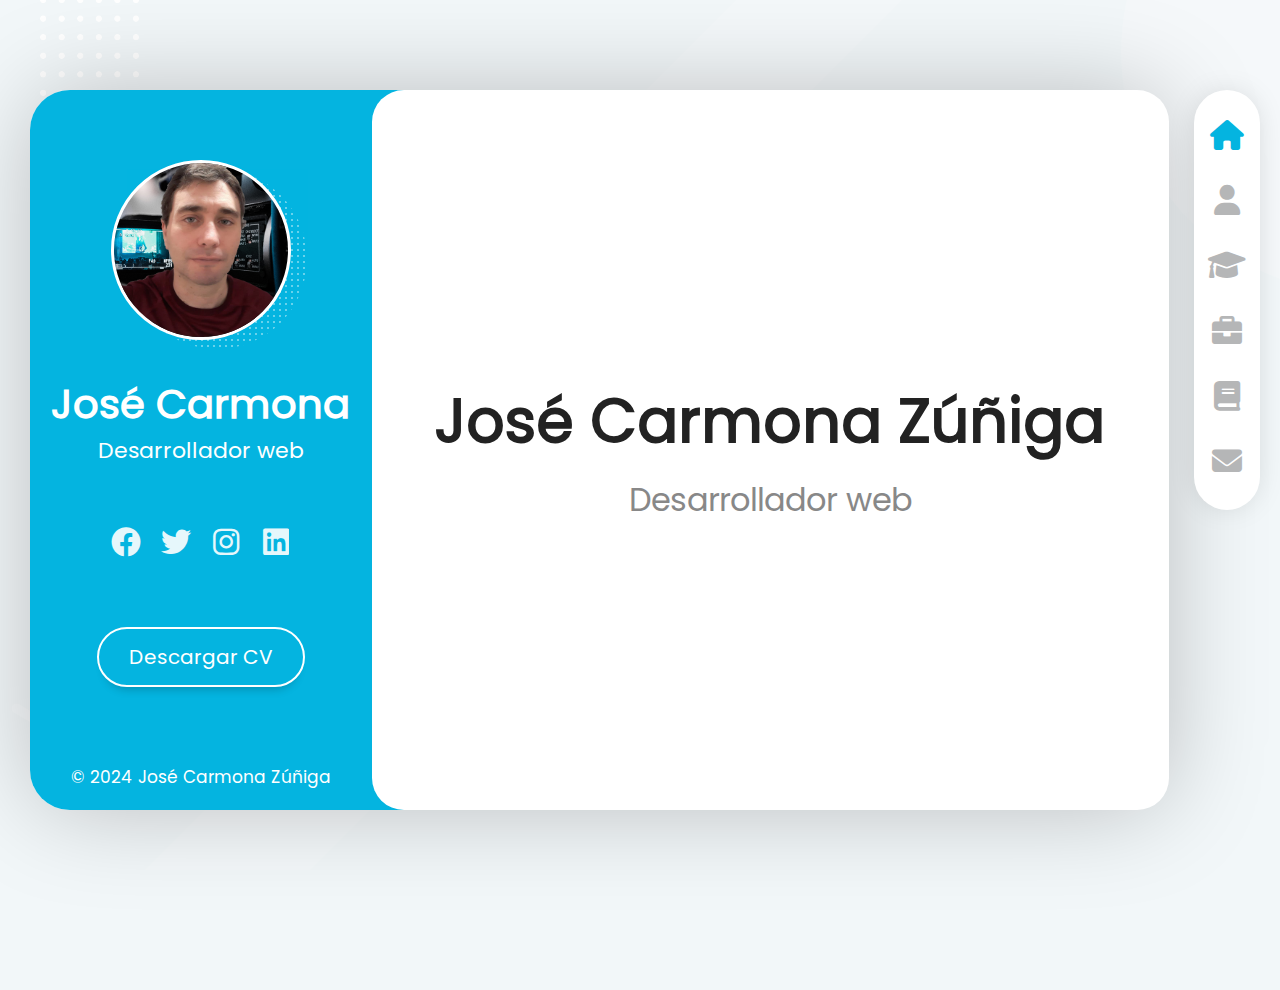
<file: index.html>
<!DOCTYPE html>
<html lang="es">
  <head>
    <meta charset="UTF-8" />
    <meta
      name="viewport"
      content="width=device-width, initial-scale=1, maximun-scale=1"
    />

    <!-- Estilos -->
    <link
      rel="stylesheet"
      href="./assets/fonts/fontawesome-free-6.1.2-web/css/all.min.css"
    />
    <link rel="stylesheet" href="./assets/fonts/poppins/poppins.css" />
    <link rel="stylesheet" href="./assets/css/reset.css" />
    <link rel="stylesheet" href="./assets/css/scroll.css" />
    <link rel="stylesheet" href="./assets/css/styles.css" />
    <link rel="stylesheet" href="./assets/css/responsive.css" />

    <title>Portafolio - Jose Carmona</title>
  </head>
  <body>
    <!-- layout principal -->
    <div class="layout">
      <!-- Barra lateral (info del usuario) -->
      <aside class="layout__aside">
        <section class="aside__user-info">
          <!-- Informacin general  -->
          <div class="user-info__general">
            <div class="user-info__container-image">
              <img
                src="assets/img/photo-perfil.png"
                alt="foto de perfil del usuario"
                class="user-info__image"
              />
            </div>

            <h2 class="user-info__name">José Carmona</h2>
            <h4 class="user-info__job">Desarrollador web</h4>
          </div>

          <!-- Menu de navegacion -->
          <nav class="layout__menu">
            <ul class="menu__list">
              <li class="menu__option">
                <a href="index.html" class="menu__link menu__link--active">
                  <i class="fa-solid fa-house menu__icon"></i>
                  <span class="menu__overlay">Home</span>
                </a>
              </li>

              <li class="menu__option">
                <a href="sobre-mi.html" class="menu__link">
                  <i class="fa-solid fa-user menu__icon"></i>
                  <span class="menu__overlay">Sobre mi</span>
                </a>
              </li>

              <li class="menu__option">
                <a href="estudios.html" class="menu__link">
                  <i class="fa-solid fa-graduation-cap menu__icon"></i>
                  <span class="menu__overlay">Curriculum</span>
                </a>
              </li>

              <li class="menu__option">
                <a href="portafolio.html" class="menu__link">
                  <i class="fa-solid fa-briefcase menu__icon"></i>
                  <span class="menu__overlay">Portafolio</span>
                </a>
              </li>

              <li class="menu__option">
                <a href="blog.html" class="menu__link">
                  <i class="fa-solid fa-book menu__icon"></i>
                  <span class="menu__overlay">Blog</span>
                </a>
              </li>

              <li class="menu__option">
                <a href="contacto.html" class="menu__link">
                  <i class="fa-solid fa-envelope menu__icon"></i>
                  <span class="menu__overlay">Contacto</span>
                </a>
              </li>
            </ul>
          </nav>

          <!-- Links a redes sociales -->
          <div class="user-info__links">
            <ul class="links__social">
              <li class="social__option">
                <a href="#" class="social_link">
                  <i class="social__icon fa-brands fa-facebook"></i>
                </a>
              </li>

              <li class="social__option">
                <a href="#" class="social_link">
                  <i class="social__icon fa-brands fa-twitter"></i>
                </a>
              </li>

              <li class="social__option">
                <a href="#" class="social_link">
                  <i class="social__icon fa-brands fa-instagram"></i>
                </a>
              </li>

              <li class="social__option">
                <a href="#" class="social_link">
                  <i class="social__icon fa-brands fa-linkedin"></i>
                </a>
              </li>
            </ul>
          </div>

          <!-- Boton del curriculum -->
          <div class="user-info__buttons">
            <a href="#" class="user-info__btn">Descargar CV</a>
          </div>

          <!-- Pie de pagina -->
          <footer class="user-info__footer">
            &copy; 2024 José Carmona Zúñiga
          </footer>
        </section>
      </aside>

      <!-- Menú responsive -->
      <div class="layout__menu-toggle">
        <i class="menu-toggle__icon fa-solid fa-bars"></i>
        <i class="menu-toggle__icon fa-solid fa-xmark"></i>
      </div>

      <!-- Contenido principal -->
      <main class="layout__content">
        <section class="content__page">
          <h1 class="page__name">José Carmona Zúñiga</h1>
          <h2 class="page__job">Desarrollador web</h2>
        </section>
      </main>
    </div>

    <!-- Script JS -->
    <script src="./assets/js/menu.js"></script>
  </body>
</html>
</file>
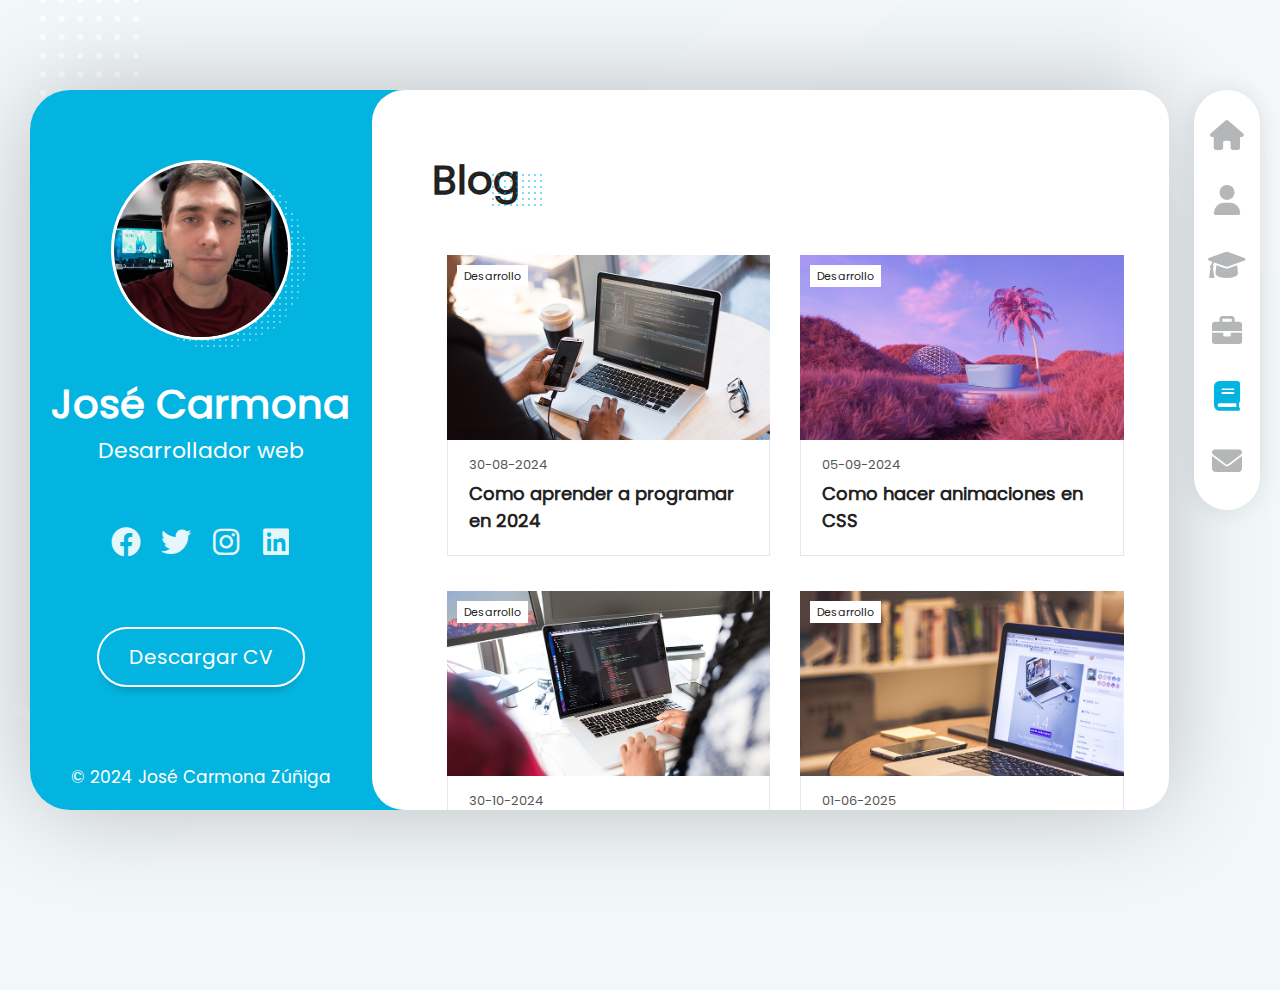
<file: blog.html>
<!DOCTYPE html>
<html lang="es">
<head>
    <meta charset="UTF-8">
    <meta name="viewport" content="width=device-width, initial-scale=1, maximun-scale=1" />

    <!-- Estilos -->
    <link rel="stylesheet" href="./assets/fonts/fontawesome-free-6.1.2-web/css/all.min.css" />
    <link rel="stylesheet" href="./assets/fonts/poppins/poppins.css" />
    <link rel="stylesheet" href="./assets/css/reset.css" />
    <link rel="stylesheet" href="./assets/css/scroll.css" />
    <link rel="stylesheet" href="./assets/css/styles.css" />
    <link rel="stylesheet" href="./assets/css/responsive.css" />

    <title>Portafolio - Jose Carmona</title>
</head>
<body>

    <!-- layout principal -->
    <div class="layout">

        <!-- Barra lateral (info del usuario) -->
        <aside class="layout__aside">

            <section class="aside__user-info">

                <!-- Informacin general  -->
                <div class="user-info__general">
                    <div class="user-info__container-image">
                        <img src="assets/img/photo-perfil.png" alt="foto de perfil del usuario" class="user-info__image"/>
                    </div>

                    <h2 class="user-info__name">José Carmona</h2>
                    <h4 class="user-info__job">Desarrollador web</h4>
                </div>

                <!-- Menu de navegacion -->
                <nav class="layout__menu">
                    <ul class="menu__list">

                        <li class="menu__option">
                            <a href="index.html" class="menu__link">
                                <i class="fa-solid fa-house menu__icon"></i>
                                <span class="menu__overlay">Home</span>
                            </a>
                        </li>

                        <li class="menu__option">
                            <a href="sobre-mi.html" class="menu__link">
                                <i class="fa-solid fa-user menu__icon"></i>
                                <span class="menu__overlay">Sobre mi</span>
                            </a>
                        </li>

                        <li class="menu__option">
                            <a href="estudios.html" class="menu__link ">
                                <i class="fa-solid fa-graduation-cap menu__icon"></i>
                                <span class="menu__overlay">Curriculum</span>
                            </a>
                        </li>

                        <li class="menu__option">
                            <a href="portafolio.html" class="menu__link">
                                <i class="fa-solid fa-briefcase menu__icon"></i>
                                <span class="menu__overlay">Portafolio</span>
                            </a>
                        </li>

                        <li class="menu__option">
                            <a href="blog.html" class="menu__link menu__link--active">
                                <i class="fa-solid fa-book menu__icon"></i>
                                <span class="menu__overlay">Blog</span>
                            </a>
                        </li>

                        <li class="menu__option">
                            <a href="contacto.html" class="menu__link">
                                <i class="fa-solid fa-envelope menu__icon"></i>
                                <span class="menu__overlay">Contacto</span>
                            </a>
                        </li>

                    </ul>
                </nav>

                <!-- Links a redes sociales -->
                <div class="user-info__links">

                    <ul class="links__social">

                        <li class="social__option">
                            <a href="#" class="social_link">
                                <i class="social__icon fa-brands fa-facebook"></i>
                            </a>
                        </li>

                        <li class="social__option">
                            <a href="#" class="social_link">
                                <i class="social__icon fa-brands fa-twitter"></i>
                            </a>
                        </li>

                        <li class="social__option">
                            <a href="#" class="social_link">
                                <i class="social__icon fa-brands fa-instagram"></i>
                            </a>
                        </li>

                        <li class="social__option">
                            <a href="#" class="social_link">
                                <i class="social__icon fa-brands fa-linkedin"></i>
                            </a>
                        </li>

                    </ul>

                </div>

                <!-- Boton del curriculum -->
                <div class="user-info__buttons">
                    <a href="#" class="user-info__btn">Descargar CV</a>
                </div>

                <!-- Pie de pagina -->
                <footer class="user-info__footer">
                    &copy; 2024 José Carmona Zúñiga
                </footer>

            </section>

        </aside>

        <!-- Menú responsive -->
      <div class="layout__menu-toggle">
        <i class=" menu-toggle__icon fa-solid fa-bars"></i>
        <i class=" menu-toggle__icon fa-solid fa-xmark"></i>
      </div>

         <!-- Contenido principal -->
        <main class="layout__content">

            <section class="content__page content__blog">
                 <!-- ESTE CONTENIDO CAMBIA EN CADA PAGINA DEL SITIO WEB -->
            
                <header class="blog__header">
                    <h1 class="blog__title">Blog</h1>
                </header>
                
                <section class="blog__articles">

                    <article class="articles__article">

                        <div class="article__top">

                            <div class="article__category">Desarrollo</div>
                            <a href="#" class="article__image-link">
                                <div class="article__mask">
                                    <img src="./assets/img/articulo-1.jpg" alt="articolo 1" class="article__image"/>
                                </div>
                                <div class="article__logo">
                                    <i class="article__icon fa-solid fa-book"></i>
                                </div>
                            </a>

                        </div>

                        <div class="article__bottom">

                            <time class="article__date" datetime='2024-08-30'>30-08-2024</time>
                            <a href="#" class="article__link">
                                <h2 class="article__tittle">Como aprender a programar en 2024</h2>
                            </a>

                        </div>

                    </article>

                    <article class="articles__article">

                        <div class="article__top">

                            <div class="article__category">Desarrollo</div>
                            <a href="#" class="article__image-link">
                                <div class="article__mask">
                                    <img src="./assets/img/articulo-2.jpg" alt="articolo 2" class="article__image"/>
                                </div>
                                <div class="article__logo">
                                    <i class="article__icon fa-solid fa-book"></i>
                                </div>
                            </a>

                        </div>

                        <div class="article__bottom">

                            <time class="article__date" datetime='2024-09-05'>05-09-2024</time>
                            <a href="#" class="article__link">
                                <h2 class="article__tittle">Como hacer animaciones en CSS</h2>
                            </a>

                        </div>

                    </article>

                    <article class="articles__article">

                        <div class="article__top">

                            <div class="article__category">Desarrollo</div>
                            <a href="#" class="article__image-link">
                                <div class="article__mask">
                                    <img src="./assets/img/articulo-3.jpg" alt="articolo 3" class="article__image"/>
                                </div>
                                <div class="article__logo">
                                    <i class="article__icon fa-solid fa-book"></i>
                                </div>
                            </a>

                        </div>

                        <div class="article__bottom">

                            <time class="article__date" datetime='2024-10-30'>30-10-2024</time>
                            <a href="#" class="article__link">
                                <h2 class="article__tittle">Como usar el Local Storage en JS</h2>
                            </a>

                        </div>

                    </article>

                    <article class="articles__article">

                        <div class="article__top">

                            <div class="article__category">Desarrollo</div>
                            <a href="#" class="article__image-link">
                                <div class="article__mask">
                                    <img src="./assets/img/articulo-4.jpg" alt="articolo 4" class="article__image"/>
                                </div>
                                <div class="article__logo">
                                    <i class="article__icon fa-solid fa-book"></i>
                                </div>
                            </a>

                        </div>

                        <div class="article__bottom">

                            <time class="article__date" datetime='2024-08-30'>01-06-2025</time>
                            <a href="#" class="article__link">
                                <h2 class="article__tittle">Como maquetar una web</h2>
                            </a>

                        </div>

                    </article>


                </section>
                
    
            
            </section>
        </main>
    </div>
     <!-- Script JS -->
     <script src="./assets/js/menu.js"></script>
</body>
</html>
</file>
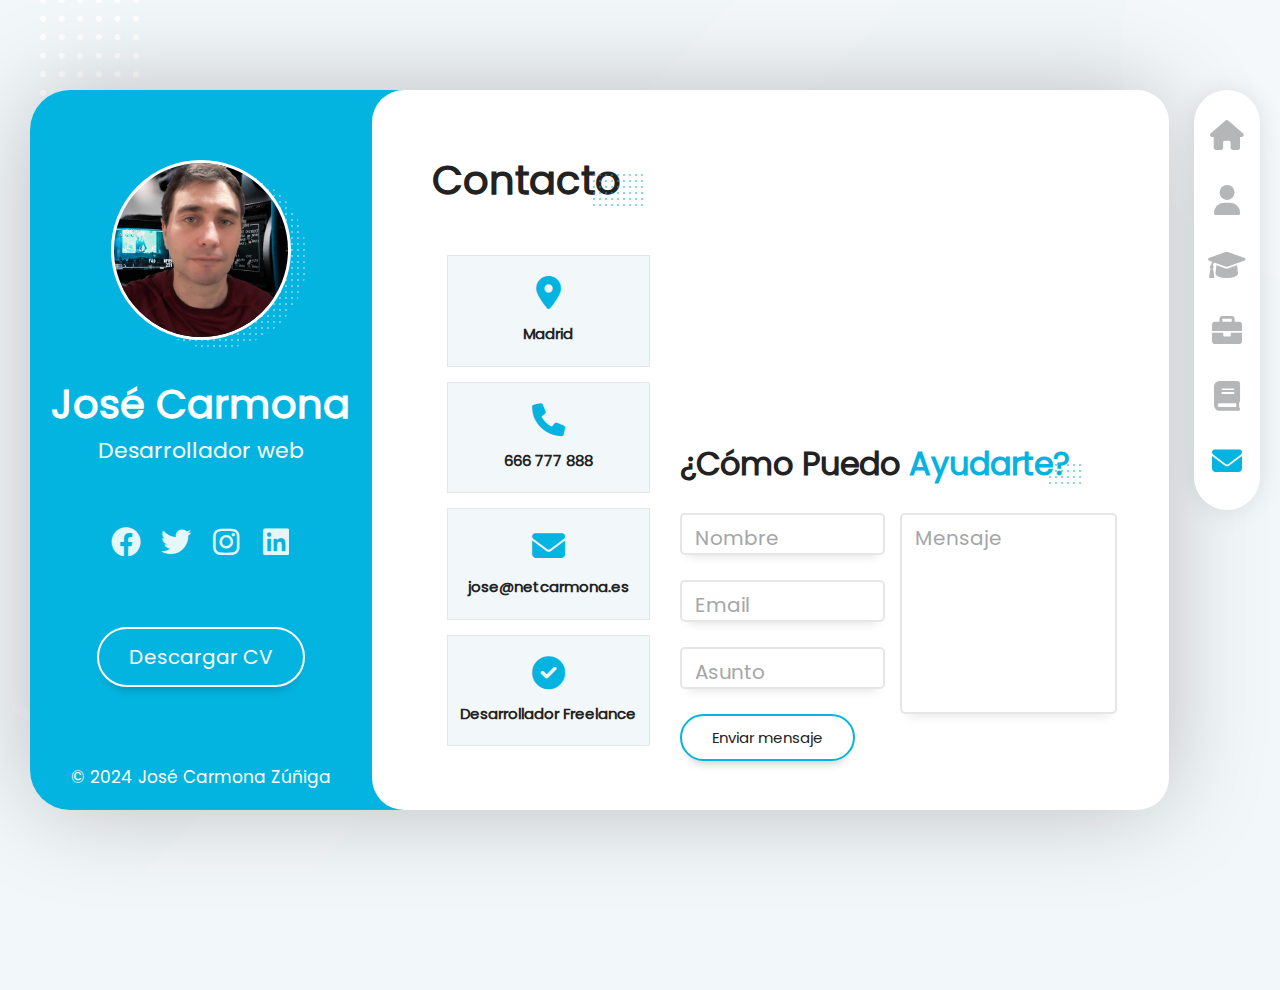
<file: contacto.html>
<!DOCTYPE html>
<html lang="es">
<head>
    <meta charset="UTF-8">
    <meta name="viewport" content="width=device-width, initial-scale=1, maximun-scale=1" />

    <!-- Estilos -->
    <link rel="stylesheet" href="./assets/fonts/fontawesome-free-6.1.2-web/css/all.min.css" />
    <link rel="stylesheet" href="./assets/fonts/poppins/poppins.css" />
    <link rel="stylesheet" href="./assets/css/reset.css" />
    <link rel="stylesheet" href="./assets/css/scroll.css" />
    <link rel="stylesheet" href="./assets/css/styles.css" />
    <link rel="stylesheet" href="./assets/css/loader.css" />
    <link rel="stylesheet" href="./assets/css/responsive.css" />


    <title>Portafolio - Jose Carmona</title>
</head>
<body>

    <!-- layout principal -->
    <div class="layout">

        <!-- Barra lateral (info del usuario) -->
        <aside class="layout__aside">

            <section class="aside__user-info">

                <!-- Informacin general  -->
                <div class="user-info__general">
                    <div class="user-info__container-image">
                        <img src="assets/img/photo-perfil.png" alt="foto de perfil del usuario" class="user-info__image"/>
                    </div>

                    <h2 class="user-info__name">José Carmona</h2>
                    <h4 class="user-info__job">Desarrollador web</h4>
                </div>

                <!-- Menu de navegacion -->
                <nav class="layout__menu">
                    <ul class="menu__list">

                        <li class="menu__option">
                            <a href="index.html" class="menu__link">
                                <i class="fa-solid fa-house menu__icon"></i>
                                <span class="menu__overlay">Home</span>
                            </a>
                        </li>

                        <li class="menu__option">
                            <a href="sobre-mi.html" class="menu__link">
                                <i class="fa-solid fa-user menu__icon"></i>
                                <span class="menu__overlay">Sobre mi</span>
                            </a>
                        </li>

                        <li class="menu__option">
                            <a href="estudios.html" class="menu__link ">
                                <i class="fa-solid fa-graduation-cap menu__icon"></i>
                                <span class="menu__overlay">Curriculum</span>
                            </a>
                        </li>

                        <li class="menu__option">
                            <a href="portafolio.html" class="menu__link">
                                <i class="fa-solid fa-briefcase menu__icon"></i>
                                <span class="menu__overlay">Portafolio</span>
                            </a>
                        </li>

                        <li class="menu__option">
                            <a href="blog.html" class="menu__link">
                                <i class="fa-solid fa-book menu__icon"></i>
                                <span class="menu__overlay">Blog</span>
                            </a>
                        </li>

                        <li class="menu__option">
                            <a href="contacto.html" class="menu__link menu__link--active">
                                <i class="fa-solid fa-envelope menu__icon"></i>
                                <span class="menu__overlay">Contacto</span>
                            </a>
                        </li>

                    </ul>
                </nav>

                <!-- Links a redes sociales -->
                <div class="user-info__links">

                    <ul class="links__social">

                        <li class="social__option">
                            <a href="#" class="social_link">
                                <i class="social__icon fa-brands fa-facebook"></i>
                            </a>
                        </li>

                        <li class="social__option">
                            <a href="#" class="social_link">
                                <i class="social__icon fa-brands fa-twitter"></i>
                            </a>
                        </li>

                        <li class="social__option">
                            <a href="#" class="social_link">
                                <i class="social__icon fa-brands fa-instagram"></i>
                            </a>
                        </li>

                        <li class="social__option">
                            <a href="#" class="social_link">
                                <i class="social__icon fa-brands fa-linkedin"></i>
                            </a>
                        </li>

                    </ul>

                </div>

                <!-- Boton del curriculum -->
                <div class="user-info__buttons">
                    <a href="#" class="user-info__btn">Descargar CV</a>
                </div>

                <!-- Pie de pagina -->
                <footer class="user-info__footer">
                    &copy; 2024 José Carmona Zúñiga
                </footer>

            </section>

        </aside>

        <!-- Menú responsive -->
      <div class="layout__menu-toggle">
        <i class=" menu-toggle__icon fa-solid fa-bars"></i>
        <i class=" menu-toggle__icon fa-solid fa-xmark"></i>
      </div>

         <!-- Contenido principal -->
        <main class="layout__content">

            <section class="content__page content__contact">
                 <!-- ESTE CONTENIDO CAMBIA EN CADA PAGINA DEL SITIO WEB -->
            
                <header class="contact__header">
                    <h1 class="contact__title">Contacto</h1>
                </header>
                
                <div class="contact__container">

                    <section class="contact__info">

                        <div class="contact__data">
                            <i class="contact__icon fa-solid fa-location-dot"></i>
                            <h2 class="contact__subtitle">Madrid</h2>
                        </div>

                        <div class="contact__data">
                            <i class="contact__icon fa-solid fa-phone"></i>
                            <h2 class="contact__subtitle">666 777 888</h2>
                        </div>

                        <div class="contact__data">
                            <i class="contact__icon fa-solid fa-envelope"></i>
                            <h2 class="contact__subtitle">jose@netcarmona.es</h2>
                        </div>

                        <div class="contact__data">
                            <i class="contact__icon fa-solid fa-circle-check"></i>
                            <h2 class="contact__subtitle">Desarrollador Freelance</h2>
                        </div>

                    </section>

                    <section class="contact__form-box">
                        
                        <div class="contact__map" id="load-iframe-map">
                            <span class="loader"></span>
                        </div>

                        <header class="contact__form-header">
                            <h3 class="form-header__subtitle">¿Cómo Puedo <span class="subtitle__color">Ayudarte?</span></h3>
                        </header>

                        <form action="" class="contact__form">
                            <div class="form__container">

                                <section class="form__left">

                                    <div class="form__group">
                                        <input type="text" class="form__input" name="name" required placeholder="Nombre"/>
                                        <label for="name" class="form__label">Nombre</label>
                                    </div>

                                    <div class="form__group">
                                        <input type="email" class="form__input" name="email" required placeholder="Email"/>
                                        <label for="email" class="form__label">Email</label>
                                    </div>

                                    <div class="form__group">
                                        <input type="text" class="form__input" name="subject" required placeholder="Asunto"/>
                                        <label for="subject" class="form__label">Asunto</label>
                                    </div>

                                </section>

                                <section class="form__right">

                                    <div class="form__group form__group--textarea">
                                        <textarea class="form__input form__input--textarea" name="message" required placeholder="Mensaje"></textarea>
                                        <label for="message" class="form__label">Mensaje</label>
                                    </div>

                                </section>

                                
                            </div>
                            <button class="form__button">Enviar mensaje</button>
                        </form>


                    </section>

                </div>

            </section>
        </main>
    </div>
    <!-- Script JS -->
    <script src="./assets/js/map.js"></script>
    <script src="./assets/js/menu.js"></script>
</body>
</html>
</file>
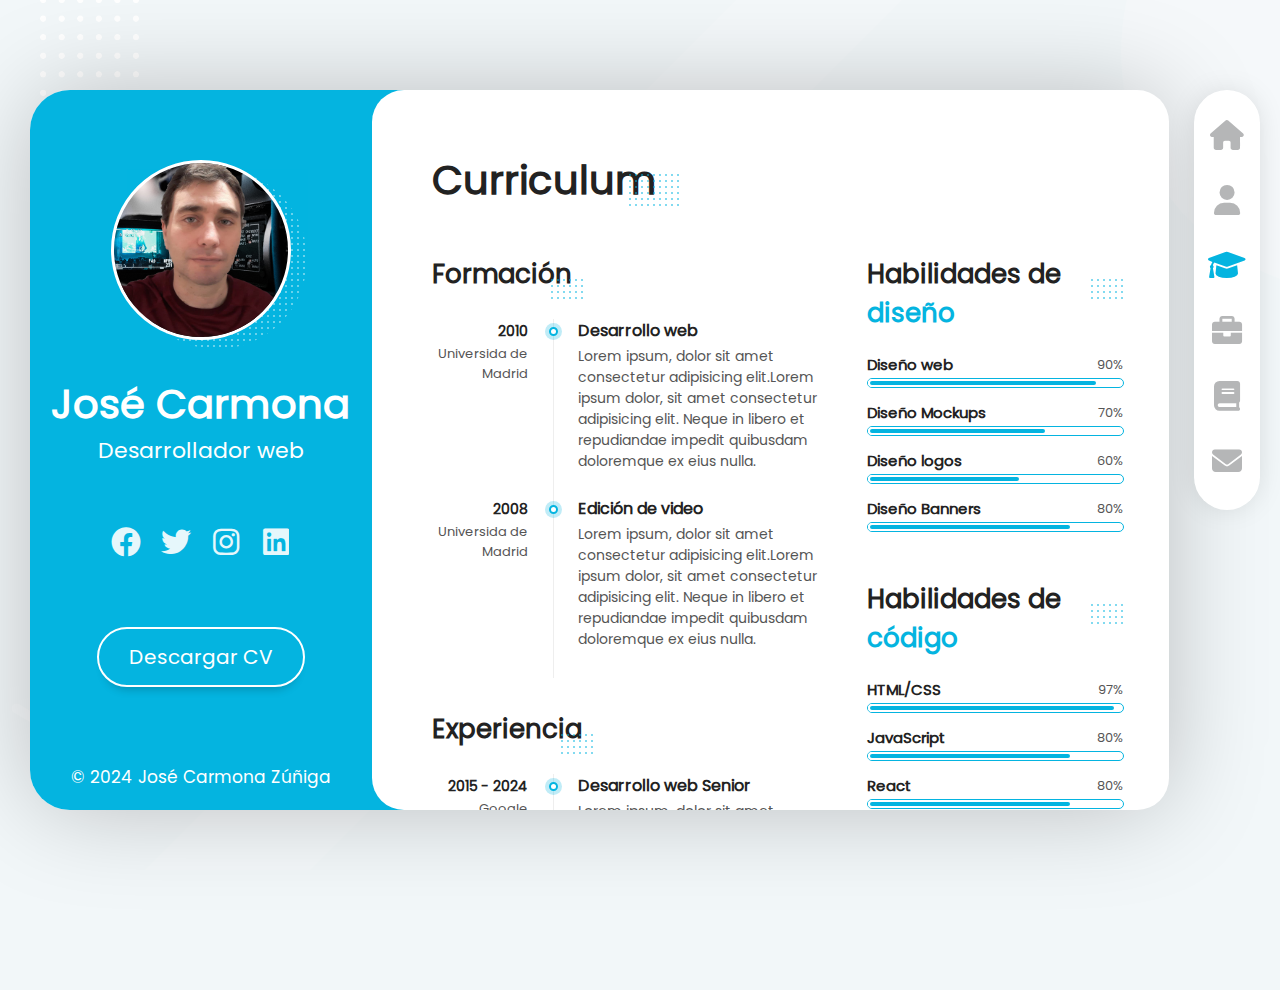
<file: estudios.html>
<!DOCTYPE html>
<html lang="es">
<head>
    <meta charset="UTF-8">
    <meta name="viewport" content="width=device-width, initial-scale=1, maximun-scale=1" />

    <!-- Estilos -->
    <link rel="stylesheet" href="./assets/fonts/fontawesome-free-6.1.2-web/css/all.min.css" />
    <link rel="stylesheet" href="./assets/fonts/poppins/poppins.css" />
    <link rel="stylesheet" href="./assets/css/reset.css" />
    <link rel="stylesheet" href="./assets/css/scroll.css" />
    <link rel="stylesheet" href="./assets/css/styles.css" />
    <link rel="stylesheet" href="./assets/css/responsive.css" />

    <title>Portafolio - Jose Carmona</title>
</head>
<body>

    <!-- layout principal -->
    <div class="layout">

        <!-- Barra lateral (info del usuario) -->
        <aside class="layout__aside">

            <section class="aside__user-info">

                <!-- Informacin general  -->
                <div class="user-info__general">
                    <div class="user-info__container-image">
                        <img src="assets/img/photo-perfil.png" alt="foto de perfil del usuario" class="user-info__image"/>
                    </div>

                    <h2 class="user-info__name">José Carmona</h2>
                    <h4 class="user-info__job">Desarrollador web</h4>
                </div>

                <!-- Menu de navegacion -->
                <nav class="layout__menu">
                    <ul class="menu__list">

                        <li class="menu__option">
                            <a href="index.html" class="menu__link">
                                <i class="fa-solid fa-house menu__icon"></i>
                                <span class="menu__overlay">Home</span>
                            </a>
                        </li>

                        <li class="menu__option">
                            <a href="sobre-mi.html" class="menu__link">
                                <i class="fa-solid fa-user menu__icon"></i>
                                <span class="menu__overlay">Sobre mi</span>
                            </a>
                        </li>

                        <li class="menu__option">
                            <a href="estudios.html" class="menu__link menu__link--active">
                                <i class="fa-solid fa-graduation-cap menu__icon"></i>
                                <span class="menu__overlay">Curriculum</span>
                            </a>
                        </li>

                        <li class="menu__option">
                            <a href="portafolio.html" class="menu__link">
                                <i class="fa-solid fa-briefcase menu__icon"></i>
                                <span class="menu__overlay">Portafolio</span>
                            </a>
                        </li>

                        <li class="menu__option">
                            <a href="blog.html" class="menu__link">
                                <i class="fa-solid fa-book menu__icon"></i>
                                <span class="menu__overlay">Blog</span>
                            </a>
                        </li>

                        <li class="menu__option">
                            <a href="contacto.html" class="menu__link">
                                <i class="fa-solid fa-envelope menu__icon"></i>
                                <span class="menu__overlay">Contacto</span>
                            </a>
                        </li>

                    </ul>
                </nav>

                <!-- Links a redes sociales -->
                <div class="user-info__links">

                    <ul class="links__social">

                        <li class="social__option">
                            <a href="#" class="social_link">
                                <i class="social__icon fa-brands fa-facebook"></i>
                            </a>
                        </li>

                        <li class="social__option">
                            <a href="#" class="social_link">
                                <i class="social__icon fa-brands fa-twitter"></i>
                            </a>
                        </li>

                        <li class="social__option">
                            <a href="#" class="social_link">
                                <i class="social__icon fa-brands fa-instagram"></i>
                            </a>
                        </li>

                        <li class="social__option">
                            <a href="#" class="social_link">
                                <i class="social__icon fa-brands fa-linkedin"></i>
                            </a>
                        </li>

                    </ul>

                </div>

                <!-- Boton del curriculum -->
                <div class="user-info__buttons">
                    <a href="#" class="user-info__btn">Descargar CV</a>
                </div>

                <!-- Pie de pagina -->
                <footer class="user-info__footer">
                    &copy; 2024 José Carmona Zúñiga
                </footer>

            </section>

        </aside>

        <!-- Menú responsive -->
      <div class="layout__menu-toggle">
        <i class=" menu-toggle__icon fa-solid fa-bars"></i>
        <i class=" menu-toggle__icon fa-solid fa-xmark"></i>
      </div>

         <!-- Contenido principal -->
        <main class="layout__content">

            <section class="content__page content__resume">
                 <!-- ESTE CONTENIDO CAMBIA EN CADA PAGINA DEL SITIO WEB -->
            
                <header class="resume__header">
                    <h1 class="resume__title">Curriculum</h1>
                </header>
            
                <div class="resume__container">
            
                    <section class="resume__left">
            
                        <header class="resume__subheader">
                            <h2 class="resume__subtitle">Formación</h2>
                        </header>
            
                        <div class="resume__timelines">
            
                            <article class="timelines__timeline">
                                <header class="timeline__header">
                                    <h4 class="timeline__year">2010</h4>
                                    <span class="timeline__company">Universida de Madrid</span>
                                </header>
            
                                <div class="timenline__divider"></div>
            
                                <div class="timeline__description">
                                    <h3 class="timeline__title">Desarrollo web</h3>
                                    <p class="timeline__text">
                                        Lorem ipsum, dolor sit amet consectetur adipisicing elit.Lorem ipsum dolor, sit amet consectetur adipisicing elit. Neque in libero et repudiandae impedit quibusdam doloremque ex eius nulla.
                                    </p>
                                </div>
                            </article>
            
                            <article class="timelines__timeline">
                                <header class="timeline__header">
                                    <h4 class="timeline__year">2008</h4>
                                    <span class="timeline__company">Universida de Madrid</span>
                                </header>
            
                                <div class="timenline__divider"></div>
            
                                <div class="timeline__description">
                                    <h3 class="timeline__title">Edición de video</h3>
                                    <p class="timeline__text">
                                        Lorem ipsum, dolor sit amet consectetur adipisicing elit.Lorem ipsum dolor, sit amet consectetur adipisicing elit. Neque in libero et repudiandae impedit quibusdam doloremque ex eius nulla.
                                    </p>
                                </div>
                            </article>
            
                        </div>
            
                        <header class="resume__subheader">
                            <h2 class="resume__subtitle">Experiencia</h2>
                        </header>
            
                        <div class="resume__timelines">
            
                            <article class="timelines__timeline">
                                <header class="timeline__header">
                                    <h4 class="timeline__year">2015 - 2024</h4>
                                    <span class="timeline__company">Google</span>
                                </header>
            
                                <div class="timenline__divider"></div>
            
                                <div class="timeline__description">
                                    <h3 class="timeline__title">Desarrollo web Senior</h3>
                                    <p class="timeline__text">
                                        Lorem ipsum, dolor sit amet consectetur adipisicing elit.Lorem ipsum dolor, sit amet consectetur adipisicing elit. Neque in libero et repudiandae impedit quibusdam doloremque ex eius nulla.
                                    </p>
                                </div>
                            </article>
            
                            <article class="timelines__timeline">
                                <header class="timeline__header">
                                    <h4 class="timeline__year">2016 - 2022</h4>
                                    <span class="timeline__company">Youtube</span>
                                </header>
            
                                <div class="timenline__divider"></div>
            
                                <div class="timeline__description">
                                    <h3 class="timeline__title">Edición de video</h3>
                                    <p class="timeline__text">
                                        Lorem ipsum, dolor sit amet consectetur adipisicing elit. Lorem ipsum dolor, sit amet consectetur adipisicing elit. Neque in libero et repudiandae impedit quibusdam doloremque ex eius nulla. 
                                    </p>
                                </div>
                            </article>
            
                            <article class="timelines__timeline">
                                <header class="timeline__header">
                                    <h4 class="timeline__year">2013 - 2015</h4>
                                    <span class="timeline__company">Google</span>
                                </header>
            
                                <div class="timenline__divider"></div>
            
                                <div class="timeline__description">
                                    <h3 class="timeline__title">Desarrolador PHP</h3>
                                    <p class="timeline__text">
                                        Lorem ipsum, dolor sit amet consectetur adipisicing elit. Lorem ipsum dolor, sit amet consectetur adipisicing elit. Neque in libero et repudiandae impedit quibusdam doloremque ex eius nulla.
                                    </p>
                                </div>
                            </article>
            
                        </div>
            
                    </section>
            
                    <section class="resume__right">
            
                        <header class="resume__subheader">
                            <h2 class="resume__subtitle">Habilidades de <span class="subtitle__color">diseño</span></h2>
                        </header>

                        <div class="resume__skills">

                            <article class="skills__title">
                                <h4 class="skills__text">Diseño web</h4>
                                <span class="skills__number">90%</span>
                            </article>

                            <div class="skills__progressbar">
                                <div class="skills__percentage skills__percentage--p1"></div>
                            </div>

                            <article class="skills__title">
                                <h4 class="skills__text">Diseño Mockups</h4>
                                <span class="skills__number">70%</span>
                            </article>

                            <div class="skills__progressbar">
                                <div class="skills__percentage skills__percentage--p2"></div>
                            </div>

                            <article class="skills__title">
                                <h4 class="skills__text">Diseño logos</h4>
                                <span class="skills__number">60%</span>
                            </article>

                            <div class="skills__progressbar">
                                <div class="skills__percentage skills__percentage--p3"></div>
                            </div>

                            <article class="skills__title">
                                <h4 class="skills__text">Diseño Banners</h4>
                                <span class="skills__number">80%</span>
                            </article>

                            <div class="skills__progressbar">
                                <div class="skills__percentage skills__percentage--p4"></div>
                            </div>

                        </div>
            
                        <header class="resume__subheader">
                            <h2 class="resume__subtitle">Habilidades de <span class="subtitle__color">código</span></h2>
                        </header>

                        <div class="resume__skills">

                            <article class="skills__title">
                                <h4 class="skills__text">HTML/CSS</h4>
                                <span class="skills__number">97%</span>
                            </article>

                            <div class="skills__progressbar">
                                <div class="skills__percentage skills__percentage--p5"></div>
                            </div>

                            <article class="skills__title">
                                <h4 class="skills__text">JavaScript</h4>
                                <span class="skills__number">80%</span>
                            </article>

                            <div class="skills__progressbar">
                                <div class="skills__percentage skills__percentage--p6"></div>
                            </div>

                            <article class="skills__title">
                                <h4 class="skills__text">React</h4>
                                <span class="skills__number">80%</span>
                            </article>

                            <div class="skills__progressbar">
                                <div class="skills__percentage skills__percentage--p7"></div>
                            </div>

                            <article class="skills__title">
                                <h4 class="skills__text">PHP</h4>
                                <span class="skills__number">92%</span>
                            </article>

                            <div class="skills__progressbar">
                                <div class="skills__percentage skills__percentage--p8"></div>
                            </div>

                            <article class="skills__title">
                                <h4 class="skills__text">Laravel</h4>
                                <span class="skills__number">81%</span>
                            </article>

                            <div class="skills__progressbar">
                                <div class="skills__percentage skills__percentage--p9"></div>
                            </div>

                        </div>

                        <header class="resume__subheader">
                            <h2 class="resume__subtitle">Áreas de conocimientos</h2>
                        </header>

                        <div class="resume__knowledges">
                            <ul class="knowledges__list">
                                <li class="knowledges__option">Programación</li>
                                <li class="knowledges__option">Desarrollo web</li>
                                <li class="knowledges__option">Diseño web</li>
                                <li class="knowledges__option">Redes sociales</li>
                                <li class="knowledges__option">Comunicación</li>
                                <li class="knowledges__option">Edición de videos</li>
                                <li class="knowledges__option">Formación</li>
                            </ul>
                        </div>
                    </section>
            
                </div>

                <div class="resume__certificates">
                    <header class="resume__subheader">
                        <h2 class="resume__subtitle">Certificados</h2>
                    </header>

                    <section class="certificates__container">
                        <article class="certificates__certificate">
                            <div class="certificate__logo">
                                <img src="./assets/img/certificado-1.png" alt="certificado" class="certificate__image" />
                            </div>

                            <div class="certificate__content">
                                <h4 class="certificate__title">Master en PHP, SQL, POO, MVC, Laravel, Symfony, Wordpress</h4>
                                <span class="certificate__id">ID Verificación: 7891</span>
                                <span class="certificate__date">10 Mayo 2023</span>
                            </div>
                        </article>

                        <article class="certificates__certificate">
                            <div class="certificate__logo">
                                <img src="./assets/img/certificado-1.png" alt="certificado" class="certificate__image" />
                            </div>

                            <div class="certificate__content">
                                <h4 class="certificate__title">Master en Pruebas Técnicas: +70 Nuevos Ejercicios de Código</h4>
                                <span class="certificate__id">ID Verificación: 12235</span>
                                <span class="certificate__date">10 Junio 2023</span>
                            </div>
                        </article>
                    </section>

                </div>
    
            
            </section>
        </main>
    </div>
     <!-- Script JS -->
     <script src="./assets/js/menu.js"></script>
</body>
</html>
</file>
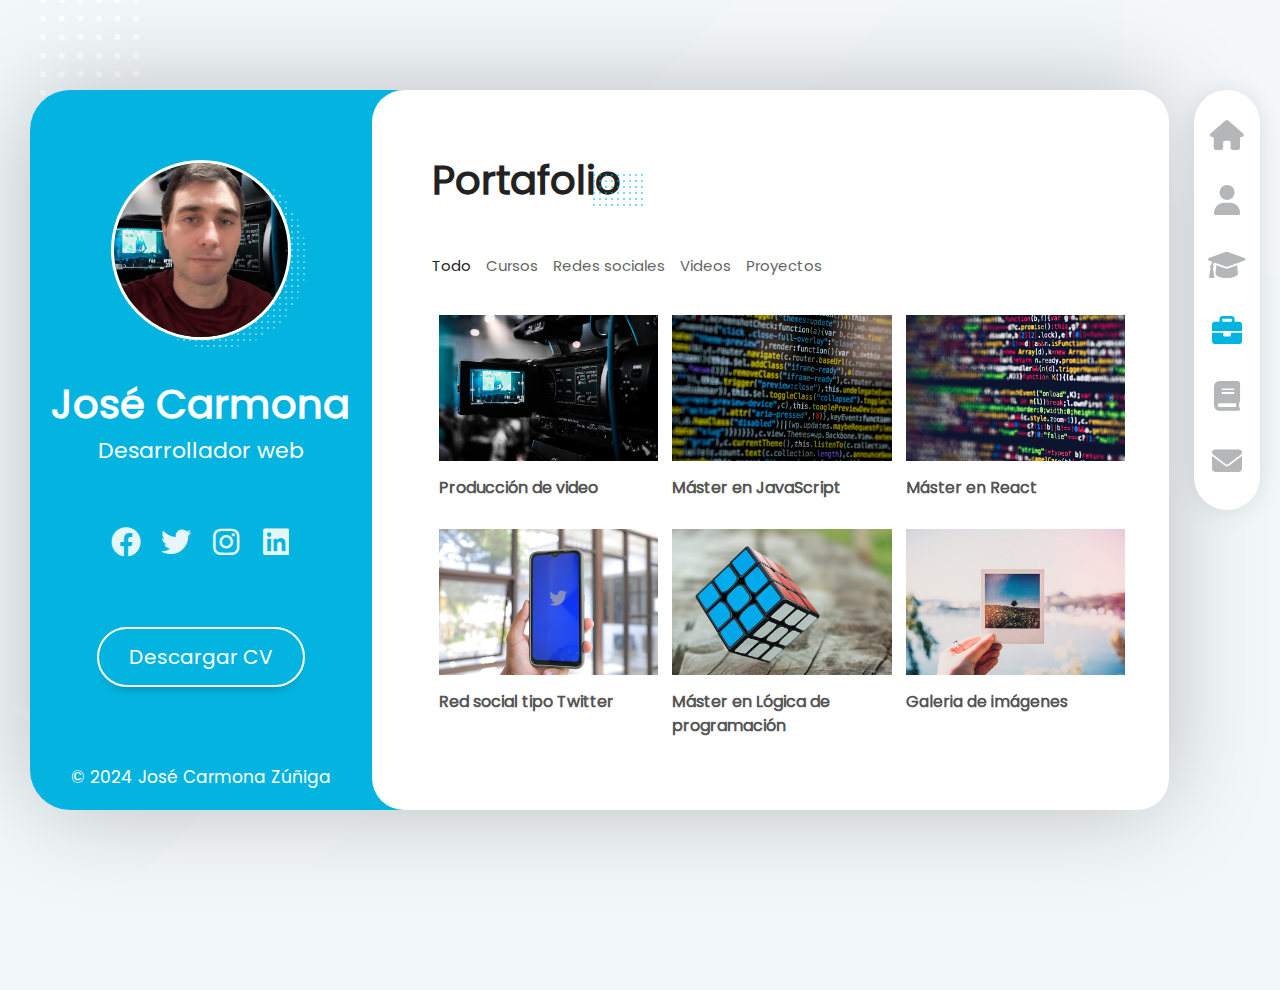
<file: portafolio.html>
<!DOCTYPE html>
<html lang="es">
<head>
    <meta charset="UTF-8">
    <meta name="viewport" content="width=device-width, initial-scale=1, maximun-scale=1" />

    <!-- Estilos -->
    <link rel="stylesheet" href="./assets/fonts/fontawesome-free-6.1.2-web/css/all.min.css" />
    <link rel="stylesheet" href="./assets/fonts/poppins/poppins.css" />
    <link rel="stylesheet" href="./assets/css/reset.css" />
    <link rel="stylesheet" href="./assets/css/scroll.css" />
    <link rel="stylesheet" href="./assets/css/styles.css" />
    <link rel="stylesheet" href="./assets/css/responsive.css" />

    <title>Portafolio - Jose Carmona</title>
</head>
<body>

    <!-- layout principal -->
    <div class="layout">

        <!-- Barra lateral (info del usuario) -->
        <aside class="layout__aside">

            <section class="aside__user-info">

                <!-- Informacin general  -->
                <div class="user-info__general">
                    <div class="user-info__container-image">
                        <img src="assets/img/photo-perfil.png" alt="foto de perfil del usuario" class="user-info__image"/>
                    </div>

                    <h2 class="user-info__name">José Carmona</h2>
                    <h4 class="user-info__job">Desarrollador web</h4>
                </div>

                <!-- Menu de navegacion -->
                <nav class="layout__menu">
                    <ul class="menu__list">

                        <li class="menu__option">
                            <a href="index.html" class="menu__link">
                                <i class="fa-solid fa-house menu__icon"></i>
                                <span class="menu__overlay">Home</span>
                            </a>
                        </li>

                        <li class="menu__option">
                            <a href="sobre-mi.html" class="menu__link">
                                <i class="fa-solid fa-user menu__icon"></i>
                                <span class="menu__overlay">Sobre mi</span>
                            </a>
                        </li>

                        <li class="menu__option">
                            <a href="estudios.html" class="menu__link ">
                                <i class="fa-solid fa-graduation-cap menu__icon"></i>
                                <span class="menu__overlay">Curriculum</span>
                            </a>
                        </li>

                        <li class="menu__option">
                            <a href="portafolio.html" class="menu__link menu__link--active">
                                <i class="fa-solid fa-briefcase menu__icon"></i>
                                <span class="menu__overlay">Portafolio</span>
                            </a>
                        </li>

                        <li class="menu__option">
                            <a href="blog.html" class="menu__link">
                                <i class="fa-solid fa-book menu__icon"></i>
                                <span class="menu__overlay">Blog</span>
                            </a>
                        </li>

                        <li class="menu__option">
                            <a href="contacto.html" class="menu__link">
                                <i class="fa-solid fa-envelope menu__icon"></i>
                                <span class="menu__overlay">Contacto</span>
                            </a>
                        </li>

                    </ul>
                </nav>

                <!-- Links a redes sociales -->
                <div class="user-info__links">

                    <ul class="links__social">

                        <li class="social__option">
                            <a href="#" class="social_link">
                                <i class="social__icon fa-brands fa-facebook"></i>
                            </a>
                        </li>

                        <li class="social__option">
                            <a href="#" class="social_link">
                                <i class="social__icon fa-brands fa-twitter"></i>
                            </a>
                        </li>

                        <li class="social__option">
                            <a href="#" class="social_link">
                                <i class="social__icon fa-brands fa-instagram"></i>
                            </a>
                        </li>

                        <li class="social__option">
                            <a href="#" class="social_link">
                                <i class="social__icon fa-brands fa-linkedin"></i>
                            </a>
                        </li>

                    </ul>

                </div>

                <!-- Boton del curriculum -->
                <div class="user-info__buttons">
                    <a href="#" class="user-info__btn">Descargar CV</a>
                </div>

                <!-- Pie de pagina -->
                <footer class="user-info__footer">
                    &copy; 2024 José Carmona Zúñiga
                </footer>

            </section>

        </aside>

        <!-- Menú responsive -->
      <div class="layout__menu-toggle">
        <i class=" menu-toggle__icon fa-solid fa-bars"></i>
        <i class=" menu-toggle__icon fa-solid fa-xmark"></i>
      </div>

         <!-- Contenido principal -->
        <main class="layout__content">

            <section class="content__page content__portfolio">
                 <!-- ESTE CONTENIDO CAMBIA EN CADA PAGINA DEL SITIO WEB -->
            
                <header class="portfolio__header">
                    <h1 class="portfolio__title">Portafolio</h1>
                </header>
            
                <nav class="portfolio__navbar">
                    <ul class="portfolio__menu">
                        <li class="portfolio__option portfolio__option--active">
                            <a href="#" class="portfolio__link">Todo</a>
                        </li>
                        <li class="portfolio__option">
                            <a href="#" class="portfolio__link">Cursos</a>
                        </li>
                        <li class="portfolio__option">
                            <a href="#" class="portfolio__link">Redes sociales</a>
                        </li>
                        <li class="portfolio__option">
                            <a href="#" class="portfolio__link">Videos</a>
                        </li>
                        <li class="portfolio__option">
                            <a href="#" class="portfolio__link">Proyectos</a>
                        </li>
                    </ul>
                </nav>
               
                <section class="portfolio__gallery">

                    <figure class="gallery__item">
                        <div class="gallery__container-image">
                            <a href="#" class="gallery_link">
                                <img src="./assets/img/galeria-1.jpg" alt="galleria 1" class="gallery__image"/>
                            </a>
                        </div>

                        <figcaption class="gallery__title">Producción de video</figcaption>

                        <i class="gallery__icon fa-solid fa-video-camera"></i>
                        <span class="gallery__category">Videos</span>
                    </figure>

                    <figure class="gallery__item">
                        <div class="gallery__container-image">
                            <a href="#" class="gallery_link">
                                <img src="./assets/img/galeria-2.jpg" alt="galleria 2" class="gallery__image"/>
                            </a>
                        </div>

                        <figcaption class="gallery__title">Máster en JavaScript</figcaption>

                        <i class="gallery__icon fa-solid fa-code"></i>
                        <span class="gallery__category">Cursos</span>
                    </figure>

                    <figure class="gallery__item">
                        <div class="gallery__container-image">
                            <a href="#" class="gallery_link">
                                <img src="./assets/img/galeria-3.jpg" alt="galleria 3" class="gallery__image"/>
                            </a>
                        </div>

                        <figcaption class="gallery__title">Máster en React</figcaption>

                        <i class="gallery__icon fa-solid fa-code-commit"></i>
                        <span class="gallery__category">Cursos</span>
                    </figure>

                    <figure class="gallery__item">
                        <div class="gallery__container-image">
                            <a href="#" class="gallery_link">
                                <img src="./assets/img/galeria-4.jpg" alt="galleria 4" class="gallery__image"/>
                            </a>
                        </div>

                        <figcaption class="gallery__title">Red social tipo Twitter</figcaption>

                        <i class="gallery__icon fa-brands fa-twitter"></i>
                        <span class="gallery__category">Web</span>
                    </figure>

                    <figure class="gallery__item">
                        <div class="gallery__container-image">
                            <a href="#" class="gallery_link">
                                <img src="./assets/img/galeria-5.jpg" alt="galleria 5" class="gallery__image"/>
                            </a>
                        </div>

                        <figcaption class="gallery__title">Máster en Lógica de programación</figcaption>

                        <i class="gallery__icon fa-solid fa-code-branch"></i>
                        <span class="gallery__category">Cursos</span>
                    </figure>

                    <figure class="gallery__item">
                        <div class="gallery__container-image">
                            <a href="#" class="gallery_link">
                                <img src="./assets/img/galeria-6.jpg" alt="galleria 6" class="gallery__image"/>
                            </a>
                        </div>

                        <figcaption class="gallery__title">Galeria de imágenes</figcaption>

                        <i class="gallery__icon fa-solid fa-image-portrait"></i>
                        <span class="gallery__category">Proyectos</span>
                    </figure>

                </section>
    
            
            </section>
        </main>
    </div>
     <!-- Script JS -->
     <script src="./assets/js/menu.js"></script>
</body>
</html>
</file>
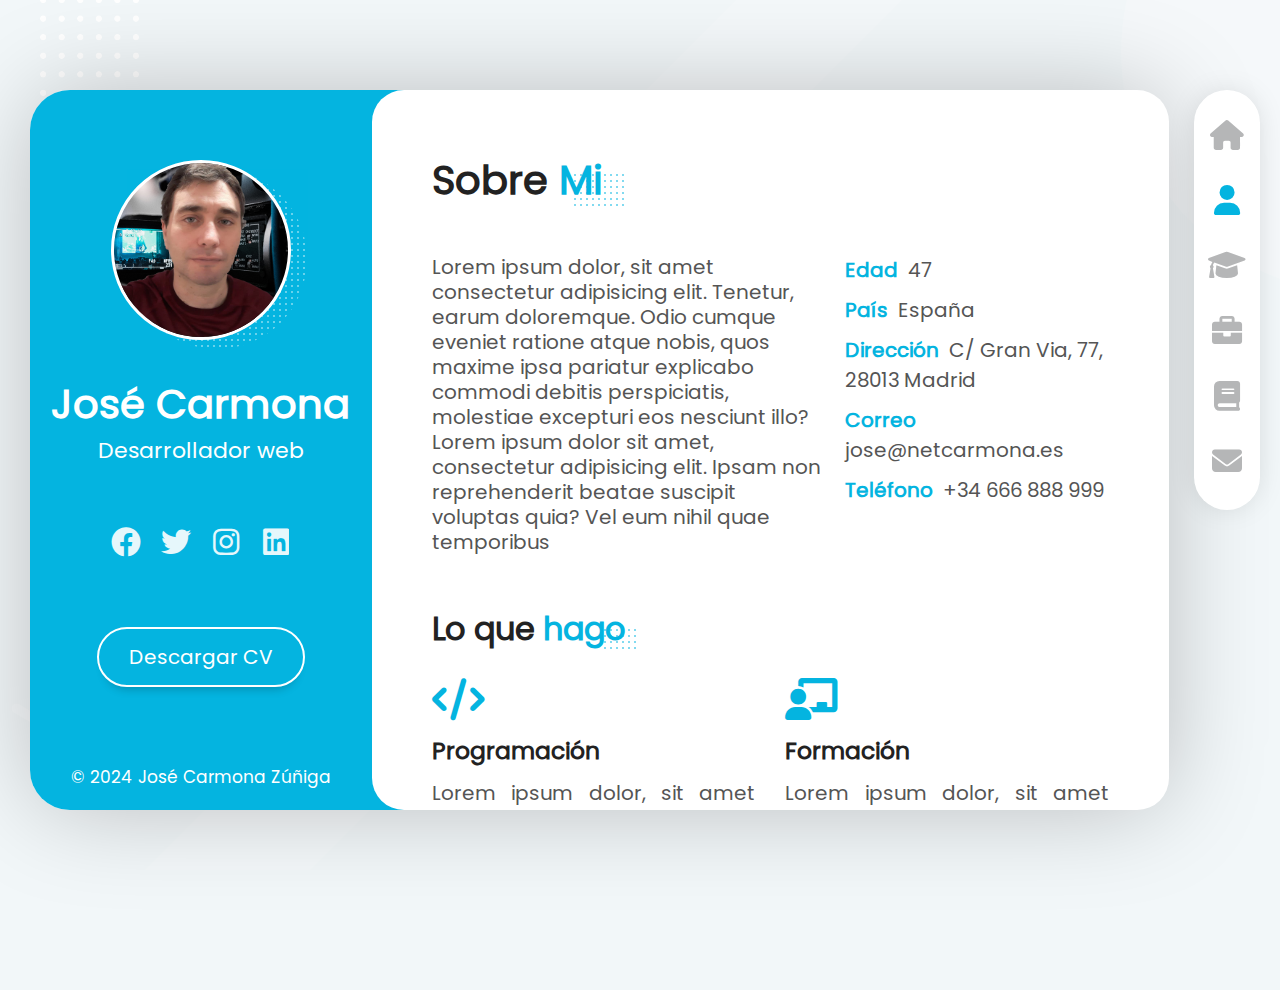
<file: sobre-mi.html>
<!DOCTYPE html>
<html lang="es">
<head>
    <meta charset="UTF-8">
    <meta name="viewport" content="width=device-width, initial-scale=1, maximun-scale=1" />

    <!-- Estilos -->
    <link rel="stylesheet" href="./assets/fonts/fontawesome-free-6.1.2-web/css/all.min.css" />
    <link rel="stylesheet" href="./assets/fonts/poppins/poppins.css" />
    <link rel="stylesheet" href="./assets/css/reset.css" />
    <link rel="stylesheet" href="./assets/css/scroll.css" />
    <link rel="stylesheet" href="./assets/css/styles.css" />
    <link rel="stylesheet" href="./assets/css/responsive.css" />

    <title>Portafolio - Jose Carmona</title>
</head>
<body>

    <!-- layout principal -->
    <div class="layout">

        <!-- Barra lateral (info del usuario) -->
        <aside class="layout__aside">

            <section class="aside__user-info">

                <!-- Informacin general  -->
                <div class="user-info__general">
                    <div class="user-info__container-image">
                        <img src="assets/img/photo-perfil.png" alt="foto de perfil del usuario" class="user-info__image"/>
                    </div>

                    <h2 class="user-info__name">José Carmona</h2>
                    <h4 class="user-info__job">Desarrollador web</h4>
                </div>

                <!-- Menu de navegacion -->
                <nav class="layout__menu">
                    <ul class="menu__list">

                        <li class="menu__option">
                            <a href="index.html" class="menu__link">
                                <i class="fa-solid fa-house menu__icon"></i>
                                <span class="menu__overlay">Home</span>
                            </a>
                        </li>

                        <li class="menu__option">
                            <a href="sobre-mi.html" class="menu__link menu__link--active">
                                <i class="fa-solid fa-user menu__icon"></i>
                                <span class="menu__overlay">Sobre mi</span>
                            </a>
                        </li>

                        <li class="menu__option">
                            <a href="estudios.html" class="menu__link">
                                <i class="fa-solid fa-graduation-cap menu__icon"></i>
                                <span class="menu__overlay">Curriculum</span>
                            </a>
                        </li>

                        <li class="menu__option">
                            <a href="portafolio.html" class="menu__link">
                                <i class="fa-solid fa-briefcase menu__icon"></i>
                                <span class="menu__overlay">Portafolio</span>
                            </a>
                        </li>

                        <li class="menu__option">
                            <a href="blog.html" class="menu__link">
                                <i class="fa-solid fa-book menu__icon"></i>
                                <span class="menu__overlay">Blog</span>
                            </a>
                        </li>

                        <li class="menu__option">
                            <a href="contacto.html" class="menu__link">
                                <i class="fa-solid fa-envelope menu__icon"></i>
                                <span class="menu__overlay">Contacto</span>
                            </a>
                        </li>

                    </ul>
                </nav>

                <!-- Links a redes sociales -->
                <div class="user-info__links">

                    <ul class="links__social">

                        <li class="social__option">
                            <a href="#" class="social_link">
                                <i class="social__icon fa-brands fa-facebook"></i>
                            </a>
                        </li>

                        <li class="social__option">
                            <a href="#" class="social_link">
                                <i class="social__icon fa-brands fa-twitter"></i>
                            </a>
                        </li>

                        <li class="social__option">
                            <a href="#" class="social_link">
                                <i class="social__icon fa-brands fa-instagram"></i>
                            </a>
                        </li>

                        <li class="social__option">
                            <a href="#" class="social_link">
                                <i class="social__icon fa-brands fa-linkedin"></i>
                            </a>
                        </li>

                    </ul>

                </div>

                <!-- Boton del curriculum -->
                <div class="user-info__buttons">
                    <a href="#" class="user-info__btn">Descargar CV</a>
                </div>

                <!-- Pie de pagina -->
                <footer class="user-info__footer">
                    &copy; 2024 José Carmona Zúñiga
                </footer>

            </section>

        </aside>

        <!-- Menú responsive -->
      <div class="layout__menu-toggle">
        <i class=" menu-toggle__icon fa-solid fa-bars"></i>
        <i class=" menu-toggle__icon fa-solid fa-xmark"></i>
      </div>

        <!-- Contenido principal -->
        <main class="layout__content">

            <section class="content__page content__about">
                <!-- ESTE CONTENIDO CAMBIA EN CADA PAGINA DEL SITIO WEB -->

                <header class="about__header">
                    <h1 class="about__title">Sobre <span class="title__color">Mi</span></h1>
                </header>

                <section class="about__personal-info">

                    <article class="personal-info__bio">
                        <p class="personal-info__description">
                            Lorem ipsum dolor, sit amet consectetur adipisicing elit. Tenetur, earum doloremque. Odio cumque eveniet ratione atque nobis, quos maxime ipsa pariatur explicabo commodi debitis perspiciatis, molestiae excepturi eos nesciunt illo? Lorem ipsum dolor sit amet, consectetur adipisicing elit. Ipsam non reprehenderit beatae suscipit voluptas quia? Vel eum nihil quae temporibus 
                        </p>
                    </article>

                    <div class="personal-info__data">
                        <ul class="personal-info__list">
                            <li class="personal-info__option">
                                <span class="personal-info__title">
                                    Edad
                                </span>
                                <span class="personal__value">
                                    47
                                </span>
                            </li>

                            <li class="personal-info__option">
                                <span class="personal-info__title">
                                    País
                                </span>
                                <span class="personal__value">
                                    España
                                </span>
                            </li>

                            <li class="personal-info__option">
                                <span class="personal-info__title">
                                    Dirección
                                </span>
                                <span class="personal__value">
                                    C/ Gran Via, 77, 28013 Madrid
                                </span>
                            </li>

                            <li class="personal-info__option">
                                <span class="personal-info__title">
                                    Correo
                                </span>
                                <span class="personal__value">
                                    jose@netcarmona.es
                                </span>
                            </li>

                            <li class="personal-info__option">
                                <span class="personal-info__title">
                                    Teléfono
                                </span>
                                <span class="personal__value">
                                    +34 666 888 999
                                </span>
                            </li>
                        </ul>
                    </div>

                </section>

                <section class="about__services">
                    <header class="services__header">
                        <h2 class="services__title">
                            Lo que <span class="title__color">hago</span>                              
                            
                        </h2>
                    </header>
                    <div class="services__container">

                        <article class="services__service">

                            <div class="service__icon">
                                <i class="service__real-icon fa-solid fa-code"></i>
                            </div>

                            <div class="service__content">
                                <h3 class="service__title">Programación</h3>
                                <p class="service__description">
                                    Lorem ipsum dolor, sit amet consectetur adipisicing elit. Odit, iste consequatur! Eaque iste, aperiam ullam exercitationem repellat.
                                </p>
                            </div>

                        </article>

                        <article class="services__service">

                            <div class="service__icon">
                                <i class="service__real-icon fa-solid fa-chalkboard-user"></i>
                            </div>

                            <div class="service__content">
                                <h3 class="service__title">Formación</h3>
                                <p class="service__description">
                                    Lorem ipsum dolor, sit amet consectetur adipisicing elit. Odit, iste consequatur! Eaque iste, aperiam ullam exercitationem repellat.
                                </p>
                            </div>

                        </article>

                        <article class="services__service">

                            <div class="service__icon">
                                <i class="service__real-icon fa-solid fa-computer"></i>
                            </div>

                            <div class="service__content">
                                <h3 class="service__title">Desarrollo Web</h3>
                                <p class="service__description">
                                    Lorem ipsum dolor, sit amet consectetur adipisicing elit. Odit, iste consequatur! Eaque iste, aperiam ullam exercitationem repellat.
                                </p>
                            </div>

                        </article>

                        <article class="services__service">

                            <div class="service__icon">
                                <i class="service__real-icon fa-solid fa-terminal"></i>
                            </div>

                            <div class="service__content">
                                <h3 class="service__title">Administración</h3>
                                <p class="service__description">
                                    Lorem ipsum dolor, sit amet consectetur adipisicing elit. Odit, iste consequatur! Eaque iste, aperiam ullam exercitationem repellat.
                                </p>
                            </div>

                        </article>

                    </div>
                </section>

                <section class="about__reviews">
                    <header class="reviews__header">
                        <h2 class="reviews__title">Reseñas</h2>
                    </header>

                    <div class="reviews__container">
                        <article class="reviews__review">
                            <div class="review__image-container">
                                <img src="./assets/img/testimonio1.jpg" alt="testimonio 1" class="review__image"/>
                            </div>

                            <div class="review__description">
                                <p class="review__text">
                                    Lorem ipsum dolor sit amet consectetur, adipisicing elit. Reiciendis alias ducimus labore consequuntur reprehenderit quisquam voluptatibus cupiditate maiores odio porro iste, debitis asperiores nemo rerum deleniti enim sed quos dicta.
                                </p>
                            </div>

                            <div class="review__author">
                                <div class="review__author-info">
                                    <h3 class="review__name">Ana Lopez</h3>
                                    <h4 class="review__company">Developers S.A</h4>
                                </div>

                                <div class="review__author-icon">
                                    <i class="review__icon fa-solid fa-quote-right"></i>
                                </div>
                            </div>
                        </article>

                        <article class="reviews__review">
                            <div class="review__image-container">
                                <img src="./assets/img/testimonio2.jpg" alt="testimonio 2" class="review__image"/>
                            </div>

                            <div class="review__description">
                                <p class="review__text">
                                    Lorem ipsum dolor sit amet consectetur, adipisicing elit. Reiciendis alias ducimus labore consequuntur reprehenderit quisquam voluptatibus cupiditate maiores odio porro iste, debitis asperiores nemo rerum deleniti enim sed quos dicta.
                                </p>
                            </div>

                            <div class="review__author">
                                <div class="review__author-info">
                                    <h3 class="review__name">Ruben Martinez</h3>
                                    <h4 class="review__company">FullStack S.L</h4>
                                </div>

                                <div class="review__author-icon">
                                    <i class="review__icon fa-solid fa-quote-right"></i>
                                </div>
                            </div>
                        </article>
                    </div>
                </section>

                <section class="about__clients">
                    <header class="clients__header">
                        <h2 class="clients__title">Clientes</h2>
                    </header>

                    <div class="clients__container">

                        <article class="clients__item">

                            <a href="#" class="clients__link">
                                <img src="./assets/img/cliente-1.png" alt="logo cliente 1" class="clients__image" />
                            </a>

                        </article>

                        <article class="clients__item">

                            <a href="#" class="clients__link">
                                <img src="./assets/img/cliente-2.png" alt="logo cliente 2" class="clients__image" />
                            </a>

                        </article>

                        <article class="clients__item">

                            <a href="#" class="clients__link">
                                <img src="./assets/img/cliente-3.png" alt="logo cliente 3" class="clients__image" />
                            </a>

                        </article>

                        <article class="clients__item">

                            <a href="#" class="clients__link">
                                <img src="./assets/img/cliente-4.png" alt="logo cliente 4" class="clients__image" />
                            </a>

                        </article>

                        <article class="clients__item">

                            <a href="#" class="clients__link">
                                <img src="./assets/img/cliente-5.png" alt="logo cliente 5" class="clients__image" />
                            </a>

                        </article>

                    </div>

                </section>

                <section class="about__prices">
                    <header class="prices__header">
                        <h2 class="prices__title">Precios</h2>
                    </header>

                    <div class="prices__container">

                        <article class="prices__box">

                            <div class="prices__subtitle">
                                <span class="prices__text">Normal</span>
                            </div>

                            <div class="prices__price">
                                <span class="prices__number">20€</span>
                                <small class="prices__advice">Al mes</small>
                            </div>

                            <div class="prices__buy">
                                <a href="#" class="prices__btn">Prueba Gratis</a>
                            </div>

                            <div class="prices__reward">
                                Un curso de desarrollo web
                            </div>

                            <div class="prices__reward">
                                Soporte a pregunas y dudas
                            </div>

                            <div class="prices__reward">
                                Certificado de finalización
                            </div>

                        </article>

                        <article class="prices__box">

                            <div class="prices__subtitle">
                                <span class="prices__text">Premium</span>
                            </div>

                            <div class="prices__price">
                                <span class="prices__number">50€</span>
                                <small class="prices__advice">Al mes</small>
                            </div>

                            <div class="prices__buy">
                                <a href="#" class="prices__btn">Prueba Gratis</a>
                            </div>

                            <div class="prices__reward">
                                Cinco curso de desarrollo web
                            </div>

                            <div class="prices__reward">
                                Soporte a pregunas y dudas prioritario
                            </div>

                            <div class="prices__reward">
                                Certificado de finalización
                            </div>

                        </article>

                    </div>
                </section>

                <section class="about__extra">
                    <header class="extra__header">
                        <h2 class="extra__title">Información <span class="title__color">Extra</span></h2>
                    </header>

                    <div class="extra__container">

                        <article class="extra__info">
                            <i class="extra__icon fa-solid fa-heart"></i>
                            <h3 class="extra__subtitle">Alumnos Contentos</h3>
                            <span class="extra__quantity">375.000</span>
                        </article>

                        <article class="extra__info">
                            <i class="extra__icon fa-solid fa-clock"></i>
                            <h3 class="extra__subtitle">Horas de Contenido</h3>
                            <span class="extra__quantity">800</span>
                        </article>

                        <article class="extra__info">
                            <i class="extra__icon fa-solid fa-star"></i>
                            <h3 class="extra__subtitle">Puntuación</h3>
                            <span class="extra__quantity">10</span>
                        </article>

                    </div>
                </section>

            </section>

        </main>
    </div>
     <!-- Script JS -->
     <script src="./assets/js/menu.js"></script>
</body>
</html>
</file>
<file: assets/fonts/poppins/poppins.css>
@font-face {
    font-family: "Poppins";
    src: url("./Poppins-Regular.ttf") format("truetype");
    font-weight: 400;
    font-style: normal;
}
</file>
<file: assets/css/scroll.css>
:root{
    --color-scrollbar: #d3d3d4;
    --color-background-scrollbar: #eee;
}

/* SCROLL PARA CHROME */
.content__page::-webkit-scrollbar{
    width: 25px;
    background: transparent;
}

.content__page::-webkit-scrollbar-thumb{
    border: 9px solid transparent;
    box-shadow: none;
    border-radius: 40px;
}

.content__page:hover::-webkit-scrollbar-thumb{
    box-shadow: inset 0 0 0 10px var(--color-scrollbar);
}

.content__page:hover::-webkit-scrollbar-thumb:hover{
    border: 8px solid transparent;
    box-shadow: inset 0 0 0 10px var(--color-secundary);
}

.content__page::-webkit-scrollbar-track{
    background: transparent;
    margin: 40px 0;
}

/* SCROLL PARA MOZ */
.content__page, .layout__aside{
    scrollbar-width: thin;
    scrollbar-color: var(--color-scrollbar) transparent;
}

/* SCROLL PARA CHROME BARRA LATERA*/
.layout__aside::-webkit-scrollbar{
    width: 25px;
    background: var(--color-secundary);
}

.layout__aside::-webkit-scrollbar-thumb{
    border: 9px solid transparent;
    box-shadow: none;
    border-radius: 40px;
}

.layout__aside:hover::-webkit-scrollbar-thumb{
    box-shadow: inset 0 0 0 10px var(--color-principal);
}

.layout__aside:hover::-webkit-scrollbar-thumb:hover{
    border: 8px solid transparent;
    box-shadow: inset 0 0 0 10px var(--color-principal);
}

.layout__aside::-webkit-scrollbar-track{
    background: transparent;
    margin: 40px 0;
}
</file>
<file: assets/css/styles.css>
/* DEFINICION DE LAS VARIABLES */
:root {
  --color-principal: #ffffff;
  --color-secundary: #04b4e0;
  --color-background: #f2f7f9;
  --color-transparent: transparent;

  --color-icons: #b5b6b7;
  --color-subtitle: #888;
  --color-titles: #222;
  --color-text: #555;

  --main-color: rgb(0, 238, 255);

  --color-border-reviews:#e5e6e7;
  --color-company: #a5a6a7;

  --color-background-certificate: #f5f5f5;
}

/* ESTILOS GENERALES */
html {
  font-size: 62.5%;/* equivale a 10px*/
}

body {
  width: 100%;
  height: 100%;
  font-family: "Poppins", Helvetica, sans-serif;
  font-size: 2rem;
  background-color: var(--color-background);
  color: var(--color-text);
  overflow: hidden;/
}

h1,
h2,
h3,
h4,
h5,
h6 {
  color: var(--color-titles);
}

/* IMAGEN DE FONDO */
body {
  background-image: url("../img/fondo.png");
  background-size: cover;
  background-repeat: no-repeat;
  background-position: -20px -120px;
}

/* ESTRUCTURA PRINCIPAL */
.layout {
  position: relative;
  min-width: 1290px;
  width: 75%;
  height: 80vh;
  min-height: 80vh;
  margin: 10vh auto;

  display: grid;
  grid-template-areas: "aside content";
  grid-template-columns: 30% 70%;

  /* SOMBRA DETRAS DEL LAYOUT */
  border-radius: 4rem;
  box-shadow: 0 0 100px -5px rgba(0, 0, 0, 0.25);
}

/* BARRA LATERA AZUL */
.layout__aside {
  grid-area: aside;

  border-radius: 4rem 0 0 4rem;
  overflow: auto;
  overflow-x: hidden;
}

.aside__user-info {
  display: flex;
  flex-direction: column;
  align-items: center;
  text-align: center;

  min-height: 100%;
  min-width: 30rem;

  background-color: var(--color-secundary);
  color: var(--color-principal);
}

.user-info__container-image {
  position: relative;
  display: inline-block;
  width: 18rem;
  margin-top: 7rem;
  z-index: 1;
}

.user-info__image {
  width: 100%;
  background-color: var(--main-color);
  background-image: url(../img/galeria-1.jpg);
  background-size: cover;
  background-position: center;
  border: 3px solid var(--color-principal);
  border-radius: 20rem;
}

.user-info__container-image::after{
  content: "";
  position: absolute;
  top: 5%;
  left: 9%;
  z-index: -1;
  width: 100%;
  height: 100%;
  background-image: -webkit-repeating-radial-gradient(
    center center,
    #fff,
    #fff 1px,
    transparent 0px,
    transparent 100%
  );
  background-size: 0.6rem 0.6rem;
  border-radius: 30rem;
  opacity: 0.4;
}

.user-info__name {
  margin-top: 2.6rem;
  font-size: 4rem;
  font-weight: bold;
  color: var(--color-principal);
}

.user-info__job {
  font-size: 2.2rem;
  font-weight: 200;
  color: var(--color-principal);
}

.user-info__links {
  margin-bottom: 4rem;
}

.links__social {
  margin-top: 5rem;
  text-align: center;

  display: flex;
  flex-direction: row;
}

.social__option {
  height: 5rem;
  width: 5rem;
  font-size: 3rem;
  line-height: 5.2rem;
  opacity: 0.9;
  border-radius: 3rem;
  transition: all 300ms linear;
}

.social__option:hover {
  opacity: 1;
  background-color: rgba(255, 255, 255, 0.2);
}

.social_link {
  color: var(--color-principal);
}

.user-info__buttons{
  margin-top: 2rem;
  margin-bottom: 4rem;
}

.user-info__btn {
  color: var(--color-principal);
  box-shadow: 0 10px 10px -8px rgba(0, 0, 0, 0.22);

  border: 2px solid var(--color-principal);
  border-radius: 3.2rem;

  padding: 3rem;
  padding-top: 1.3rem;
  padding-bottom: 1.3rem;
  transition: all 300ms ease-in-out;
}

.user-info__btn:hover {
  background-color: var(--color-principal);
  color: var(--color-secundary);
}

.user-info__footer {
  position: absolute;
  bottom: 2rem;
  font-size: 1.7rem;
}

/* CONTENEDOR PRINCIPAL */
.layout__content {
  grid-area: content;
  height: 100%;
  min-height: 100%;

  background-color: var(--color-secundary);
  border-radius: 0 10rem 10rem 0;
}

.content__page {
  min-height: 100%;

  background-color: var(--color-principal);
  border-radius: 3.2rem;

  display: flex;
  flex-direction: column;
  align-items: center;
  justify-content: center;
}

.page__name {
  font-size: 6rem;
  margin-bottom: 1rem;
}

.page__job {
  font-size: 3.2rem;
  font-weight: lighter;
  color: var(--color-subtitle);
}

/* MENU NAVEGACION LATERAL */
.layout__menu {
  display: block;
  position: absolute;
  top: 0;
  right: -10.5rem;

  min-width: 11rem;

  background-color: var(--color-transparent);
}

.menu__list {
  position: relative;

  display: flex;
  flex-direction: column;
  justify-content: space-between;
  align-items: center;

  width: 60%;
  min-height: 42rem;
  padding: 3rem 0;
  margin-left: 3rem;

  background-color: var(--color-principal);
  box-shadow: 0 0 3rem -0.5rem rgba(0, 0, 0, 0.15);
  border-radius: 6rem;
}

.menu__option {
  display: block;
  width: 100%;
  text-align: center;
}


.menu__icon {
  color: var(--color-icons);
  font-size: 3rem;
  transition: all 300ms ease-in-out;
}

.menu__option:hover .menu__icon,
.menu__link--active .menu__icon {
  color: var(--color-secundary);
}

.menu__overlay {
  position: absolute;
  right: 0;
  margin-top: -3.7rem;
  opacity: 0;
  display: block;
  padding: 0.5rem 1rem;
  color: var(--color-principal);
  background-color: var(--color-secundary);
  white-space: nowrap;
  transition: all 300ms ease-in-out;
}

.menu__option:hover .menu__overlay {
  opacity: 1;
  right: 100%;
}

/* ESTILOS GENERALES (SOBRE MI Y OTRAS PAGINAS */

.content__about,
.content__resume,
.content__portfolio,
.content__blog,
.content__contact{
  display: block;
  height: 100%;
  min-height: 100%;
  padding: 6rem;
  padding-right: 3rem;
  overflow: auto;
}

.about__header,
.resume__header,
.portfolio__header,
.blog__header,
.contact__header{
  display: inline-block;
  margin-bottom: 4.5rem;
}

.about__title,
.resume__title,
.portfolio__title,
.blog__title,
.contact__title{
  font-size: 4rem;
  position: relative;
}

.about__title::after,
.resume__title::after,
.portfolio__title::after,
.blog__title::after,
.contact__title::after{
  content: '';
  position: absolute;
  top: 2.2rem;
  right: -2.5rem;
  width: 5.5rem;
  height: 3.5rem;
  background-image: -webkit-repeating-radial-gradient(center center, var(--color-secundary), var(--color-secundary) 1px, transparent 0px, transparent 100%);
  background-size: 6px 6px;
  opacity: 0.5;
}

.title__color,
.subtitle__color{
  color: var(--color-secundary);
}

/* INFORMACION PERSONAL */
.about__personal-info{
  display: flex;
  flex-direction: row;
  width: 100%;
  margin-bottom: 5rem;
}

.personal-info__bio{
  flex-basis: 56%;
}

.personal-info__description{
  line-height: 2.5rem;
}

.personal-info__data{
  flex-basis: 44%;
  padding: 0 1.7rem;
}

.personal-info__option{
  margin-bottom: 1rem;
}

.personal-info__title{
  margin-right: 0.5rem;
  color: var(--color-secundary);
  font-weight: 600;
}

/* SERVICIOS GENERALES COMPARTIDOS ABOUT Y OTROS*/
.about__services, 
.about__reviews,
.about__clients,
.about__prices,
.about__extra{
  width: 100%;
  margin-bottom: 3rem;
}

.services__header, 
.reviews__header,
.clients__header,
.prices__header,
.extra__header,
.resume__subheader,
.contact__form-header{
  display: inline-block;
  padding-right: 1.2rem;
  margin-bottom: 2.5rem;
  position: relative;
}

.services__title,
.reviews__title,
.clients__title,
.prices__title,
.extra__title,
.form-header__subtitle{
  font-size: 3.2rem;
}

.services__title::after,
.reviews__title::after,
.clients__title::after,
.prices__title::after,
.extra__title::after,
.resume__subtitle::after,
.form-header__subtitle::after{
  content: '';
  position: absolute;
  top: 2.2rem;
  right: 0;
  width: 3.5rem;
  height: 2.2rem;
  background-image: -webkit-repeating-radial-gradient(center center, var(--color-secundary), var(--color-secundary) 1px, transparent 0px, transparent 100%);
  background-size: 6px 6px;
  opacity: 0.5;
}

/* SERVICIOS */
.services__container{
  width: 100%;
  display: flex;
  flex-direction: row;
  flex-wrap: wrap;
}

.services__service{
  flex-basis: calc(50% - 3rem);
  margin-right: 3rem;
  margin-bottom: 2.5rem;
}

.service__real-icon{
  color: var(--color-secundary);
  font-size: 4.2rem;
}

.service__title{
  margin: 1rem 0;
}

.service__description{
  text-align: justify;
}

/* REVIEWS */
.reviews__container{
  width: 100%;
  display: flex;
  flex-direction: row;
  flex-wrap: wrap;
}

.reviews__review{
  flex-basis: calc(50% - 2.5rem);

  border: 2px solid var(--color-border-reviews);
  border-radius: 2rem;
  padding-top: 0;
  padding-right: 2.5rem;
  padding-left: 2.5rem;
  padding-bottom: 1.5rem;
  margin-right: 2.5rem;
  margin-top: 4.5rem;
  margin-bottom: 1.5rem;
}

.review__image-container{
  width: 100%;
}

.review__image{
  max-width: 12rem;
  max-height: 12rem;
  margin: 0 auto;
  margin-top: -6rem;
  margin-bottom: 3rem;
  border-radius: 12rem;
  box-shadow: 0 10px 10px -8px rgba(0,0,0,0.22);
}

.review__description{
  margin-bottom: 1rem;
}

.review__text{
  line-height: 2.4rem;
}

.review__author{
  margin-top: 2rem;
  display: flex;
  flex-direction: row;
  justify-content: space-between;
}

.review__name{
  margin-bottom: 0.5rem;
  font-size: 1.8rem;
}

.review__company{
  color: var(--color-company);
  font-weight: 300;
  font-size: 1.7rem;
}

.review__icon{
  font-size: 4rem;
  opacity: 0.5;
  color: var(--color-secundary);
}

/* CLIENTES */
.about__clients{
  width: 100%;
  margin-bottom: 2.5rem;
}

.clients__header{
  margin-bottom: 3rem;
}

.clients__container{
  display: flex;
  flex-direction: row;
  justify-content: space-between;
}

.clients__link{
  display: block;
  width: 100%;
  opacity: 0.7;
  transition: all 300ms linear;
}

.clients__link:hover{
  opacity: 1.2;
}

.clients__image{
  width: 15.5rem;
  padding: 1.5rem;
  margin-bottom: 1.5rem;
}

/* PRECIOS */
.prices__container{
  margin-bottom: 5rem;

  display: flex;
  flex-direction: row;
}

.prices__box{
  flex-basis: 50%;
  height: 100%;
  padding: 3rem;
  margin-right: 3rem;
  border: 2px solid var(--color-border-reviews);
  border-radius: 1.5rem;
  text-align: center;
  font-size: 1.8rem;
  transition: all 300ms ease-in-out;
}

.prices__box:last-of-type{
  margin-right: 0;
}

.prices__box:hover,
.extra__info:hover{
  box-shadow: 0 18px 24px -5px rgba(0, 0, 0, 0.15);
  cursor: pointer;
  transform: translateY(-1rem);
}

.prices__subtitle{
  margin-bottom: 3rem;
}

.prices__text{
  position: relative;
  display: inline-block;
}

.prices__box:hover .prices__text::after{
  content: '';
  position: absolute;
  left: 0;
  right: 0;
  bottom: -0.3rem;
  height: 0.2rem;
  background-color: var(--color-secundary);
}

.prices__price{
  padding-bottom: 1rem;
}

.prices__number{
  font-size: 4.2rem;
  line-height: 1;
  color: var(--color-titles);
  display: block;
}

.prices__advice{
  color: var(--color-subtitle);
  display: block;
}

.prices__buy{
  padding-top: 2.5rem;
  padding-bottom: 3rem;
}

.prices__btn{
  color: var(--color-titles);
  display: inline-block;
  padding: 1.2rem 3.1rem;
  border: 2px solid var(--color-border-reviews);
  box-shadow: 0 10px 10px -8ox var(--color-border-reviews);
  border-radius: 3rem;
  transition: all 300ms ease-in-out;
}

.prices__btn:hover{
  border: 2px solid var(--color-secundary);
  background-color: var(--color-secundary);
  color: var(--color-principal);
}

.prices__reward{
  font-size: 1.6rem;
  padding: 0.6rem 0;
}

/* INFORMACION EXTRA */
.extra__container{
  width: 100%;
  margin-bottom: 1.5rem;

  display: flex;
  flex-direction: row;
  justify-content: space-between;
  flex-wrap: wrap;
  
}

.extra__info{
  flex-basis: 30%;
  padding: 2.5rem 1rem;
  border: 2px solid var(--color-border-reviews);
  border-radius: 1rem;
  text-align: center;
  transition: all 300ms ease-in-out;
}

.extra__info:hover{
  transform: translateY(-0.5rem);
}

.extra__icon{
  font-size: 3.3rem;
  color: var(--color-secundary);
  margin-bottom: 1rem;
}

.extra__subtitle{
  font-size: 1.8rem;
  margin: 1.8rem;
}

.extra__quantity{
  display: block;
  margin: 1.5rem 1rem;
  margin-bottom: 0;
  font-size: 3.6rem;
  line-height: 5rem;
  color: var(--color-subtitle);
}

/* ESTILOS PARA LA PARTE DE CURRICULUM */
.resume__container{
  width: 100%;
  display: flex;
  flex-direction: row;
}

/* CURRICULUM IZQUIERDA */
.resume__left{
  flex-basis: 58%;
  margin-right: 1.5rem;
}

.resume__timelines{
  margin-bottom: 5rem;
}

.timelines__timeline{
  position: relative;
  width: 100%;
  margin-bottom: 1.5rem;
  display: flex;
  flex-direction: row;
}

.timeline__header{
  flex-basis: 30%;
  text-align: right;
  padding-right: 2.5rem;

}

.timeline__year{
  margin: 0.3rem 0;
  line-height: 1.9rem;
  font-size: 1.4rem;
}

.timeline__company{
  display: block;
  font-size: 1.3rem;
  font-weight: lighter;
}

.timeline__description{
  width: 70%;
  padding-left: 2.5rem;
  padding-right: 1.5rem;
}

.timeline__title{
  font-size: 1.6rem;
  margin-bottom: 0.3rem;
}

.timeline__text{
  font-size: 1.4rem;
  margin-bottom: 1rem;

}

.timenline__divider{
  position: absolute;
  top: 0;
  left: 30%;
  bottom: -1.8rem;
  width: 1px;
  background-color: #eee;
}

.timenline__divider::before{
  content: '';
  position: absolute;
  margin-top: 0.4rem;
  margin-left: -0.8rem;
  width: 1.7rem;
  height: 1.7rem;
  background-color: var(--color-secundary);
  border-radius: 10rem;
  opacity: 0.25;
}

.timenline__divider::after{
  content: '';
  position: absolute;
  margin-top: 0.8rem;
  margin-left: -0.4rem;
  width: 0.9rem;
  height: 0.9rem;
  background-color: var(--color-principal);
  border-radius: 10rem;
  border: 2px solid var(--color-secundary);
  opacity: 1;
}

.resume__subtitle{
  font-size: 2.6rem;
}



/* CURRICULUM DERECHA */
.resume__right{
  flex-basis: 41%;
  padding: 0 1.5rem;
}

.resume__skills{
  width: 100%;
  margin-bottom: 3rem;
}

.skills__title{
  display: flex;
  justify-content: space-between;
}

.skills__text{
  font-size: 1.5rem;
  line-height: 1.4rem;
  margin-bottom: 0.4rem;
}

.skills__number{
  font-size: 1.3rem;
  line-height: 1.4rem;
  margin-bottom: 0.4rem;

}

.skills__progressbar{
  display: inline-block;
  width: 100%;
  height: 1rem;
  border: 1px solid var(--color-secundary);
  border-radius: 1rem;
  background-color: var(--color-principal);
  margin-bottom: 1rem;
}

.skills__percentage{
  height: 0.8rem;
  background-color: var(--color-secundary);
  border: 2px solid var(--color-principal);
  border-radius: 1rem;
}

.skills__percentage--p1{width: 90%;}
.skills__percentage--p2{width: 70%;}
.skills__percentage--p3{width: 60%;}
.skills__percentage--p4{width: 80%;}
.skills__percentage--p5{width: 97%;}
.skills__percentage--p6{width: 80%;}
.skills__percentage--p7{width: 80%;}
.skills__percentage--p8{width: 92%;}
.skills__percentage--p9{width: 81%;}

.knowledges__list{
  display: flex;
  flex-direction: row;
  flex-wrap: wrap;
}

.knowledges__option{
  padding: 0.5rem 1rem;
  margin: 0.3rem;
  font-size: 1.3rem;
  background-color: var(--color-secundary);
  border-radius: 0.3rem;
  color: var(--color-principal);
}

.certificates__container{
  display: flex;
  flex-direction: row;
  flex-wrap: wrap;
  gap: 3rem;
}

.certificates__certificate{
  flex-basis: calc(50% - 1.5rem);
  border: 2px solid var(--color-border-reviews);
  border-radius: 0.8rem;

  display: flex;
  flex-direction: row;
}

.certificate__logo{
  width: 15rem;
  height: 100%;
  padding: 2.5rem;
  background-color: var(--color-background-certificate);
  display: flex;
  justify-content: center;
  align-items: center;
}

.certificate__image{
  width: 100%;
}

.certificate__content{
  padding: 2rem 2.5rem;
}

.certificate__title{
  font-size: 1.6rem;
  margin-bottom: 0.5rem;
}

.certificate__id{
  display: block;
  margin-bottom: 0.3rem;
  font-size: 1.3rem;
  color: var(--color-subtitle);
  
}

.certificate__date{
  font-size: 1.2rem;
  color:var(--color-subtitle);
}

/* PORTFOLIO */

.portfolio__navbar{
  margin-bottom: 3rem;
}

.portfolio__menu{
  display: flex;
  flex-direction: row;
  flex-wrap: wrap;
  gap: 1.5rem;
}

.portfolio__option{
  font-size: 1.5rem;
  opacity: 0.7;
}

.portfolio__option--active{
  opacity: 1;
}

.portfolio__link{
  cursor: pointer;
  color: var(--color-titles);
  transition: all 300ms ease-in-out;
}

.portfolio__link:hover{
  color: var(--color-secundary);
  text-shadow: 0 0 1px rgba(0, 0, 0, 0.25);
}

.portfolio__gallery{
  display: flex;
  flex-direction: row;
  flex-wrap: wrap;
}

.gallery__item{
  position: relative;
  flex-basis: 33%;
  padding: 0.7rem;
}

.gallery__container-image{
  overflow: hidden;
}

.gallery__image{
  transition: all 300ms ease-in-out;
}

.gallery__item:hover .gallery__image{
  transform: scale(1.1);
}

.gallery__title{
  font-size: 1.6rem;
  padding: 1.5rem 0;
  font-weight: bold;
}

.gallery__icon{
  opacity: 0;
  position: absolute;
  top: 1.5rem;
  right: 1.5rem;
  width: 3rem;
  height: 3rem;
  font-size: 1.6rem;
  text-align: center;
  line-height: 3rem;
  background-color: var(--color-principal);
  color: var(--color-secundary);
  transition: all 450ms ease-in-out;
}

.gallery__category{
  opacity: 0;
  position: absolute;
  top: 1.5rem;
  left: 1.5rem;
  padding: 0.2rem 0.7rem;
  font-size: 1.1rem;
  background-color: var(--color-principal);
  color: var(--color-text);
  transition: all 450ms ease-in-out;

}

.gallery__item:hover .gallery__icon,
.gallery__item:hover .gallery__category{
  opacity: 1;
}

/* BLOG */
.blog__articles{
  margin-bottom: 2.5rem;
  display: flex;
  flex-direction: row;
  flex-wrap: wrap;
}

.articles__article{
  flex-basis: 50%;
  padding: 0 1.5rem;
  padding-bottom: 3.5rem;
}

.article__top{
  position: relative;
  overflow: hidden;
}

.article__category{
  position: absolute;
  top: 1rem;
  left: 1rem;
  font-size: 1.1rem;
  line-height: 2rem;
  padding: 0.1rem 0.7rem;
  background-color: var(--color-principal);
  color: var(--color-titles);
  z-index: 3;
}

.article__mask{
  width: 100%;
  height: 18.5rem;
  overflow: hidden;
}

.article__image{
  display: block;
  z-index: 1;
  transition: all 300ms ease-in-out;
}

.article__top:hover .article__image{
  transform: scale(1.1);
}

.article__logo{
  transition: all 200ms ease-in-out;
  opacity: 0;
}

.article__icon{
  position: absolute;
  top: calc(50% - 2.2rem);
  left: calc(50% - 2.2rem);
  width: 4.4rem;
  font-size: 4.4rem;
  text-align: center;
  color: var(--color-principal);
}

.article__top:hover .article__logo{
  opacity: 1;
}

.article__bottom{
  margin: 0;
  padding: 2.1rem;
  padding-top: 1.5rem;
  border: 0.1rem solid var(--color-border-reviews);
  border-top: 0;
}

.article__date{
  display: block;
  font-size: 1.3rem;
  font-weight: 300;

}

.article__tittle{
  font-size: 1.8rem;
  margin-top: 0.5rem;
}

/* CONTACTO */
.contact__container{
  display: flex;
  flex-direction: row;

}

.contact__info{
  flex-basis: 33%;
  padding: 0 1.5rem;
}

.contact__data{
  width: 100%;
  margin-bottom: 1.5rem;
  padding: 2rem 1rem;
  text-align: center;
  background-color: var(--color-background);
  border: 1px solid var(--color-border-reviews);
}

.contact__icon{
  font-size: 3.3rem;
  color: var(--color-secundary);
}

.contact__subtitle{
  font-size: 1.5rem;
  margin-top: 1rem;
}

.contact__form-box{
  flex-basis: 66%;
  padding: 0 1.5rem;
}

.form__container{
  display: flex;
  flex-direction: row;

}

.form__left{
  flex-basis: 47%;
  margin-right: 1.5rem;
}

.form__group{
  position: relative;
  margin-bottom: 2.5rem;
}

.form__input{
  position: relative;
  width: 100%;
  height: 4.2rem;
  display: block;
  border: 0.2rem solid var(--color-border-reviews);
  border-radius: 0.5rem;
  font-size: 1.5rem;
  padding: 1rem 1.2rem;
  outline: none;
  box-shadow: 0 1rem 1rem -8px rgba(0, 0, 0, 0.10);
  background-color: transparent;
  line-height: 2.1rem;
}

.form__input:focus{
  border: 0.2rem solid var(--color-secundary);
  color: var(--color-titles);

}

.form__label{
  position: absolute;
  top: 1rem;
  left: 1.5rem;
  color: var(--color-company);
  transition: all 300ms ease-in-out;
 
  pointer-events: none;
}

.form__input:focus~label,
.form__input:not(:placeholder-shown)~label{
  top: -2rem;
  left: 0;
  z-index: 1;
  font-size: 1.3rem;
  color: var(--color-secundary);
}

.form__input::-webkit-input-placeholder{
  color: transparent;
}

.form__input::-moz-input-placeholder{
  color: transparent;
}

.form__right{
  flex-basis: 50%;
  max-width: 50%;
  max-height: 100%;
}

.form__group--textarea{
  height: 100%;
}

.form__input--textarea{
  display: block;
  resize: none;
  height: 100%;
}

.form__button{
  cursor: pointer;
  padding: 1rem 3rem;
  font-size: 1.5rem;
  border: 0.2rem solid var(--color-secundary);
  color: var(--color-titles);
  background-color: var(--color-principal);
  border-radius: 3rem;
  box-shadow: 0 1rem 1rem -8px rgba(0, 0, 0, 0.22);
  transition: all 300ms ease-in-out;
}

.form__button:hover{
  background-color: var(--color-secundary);
  color: var(--color-principal);
}

.contact__map{
  width: 100%;
  min-height: 15rem;
  margin-bottom: 3.5rem;
  overflow: hidden;
}

.contact__iframe{
  width: 100%;
  height: 14rem;
}
</file>
<file: assets/css/responsive.css>
.layout__menu-toggle{
    display: none;
}

@media (max-width: 1490px){
    body{
        padding: 0;
    }

    .layout{
    min-width: auto;
    width: 85%;
    }
}

@media (max-width: 1320px){

    .layout{
        width: 89%;
        margin-left: 3rem;
    }
    
}

@media (max-width: 1160px){

    .layout{
        width: 85%;
        margin-left: 4rem;
    }

    .certificates__certificate{
        flex-basis: 100%;
    }
    
}

@media (max-width: 1060px){

    body{
        background-image: none;
        position: static;
    }
    
    .layout{
        width: 100%;
        height: 100%;
        min-height: 100%;
        margin: 0;
        border-radius: 0;
        overflow-x: hidden;
        grid-template-areas: 'content';
        grid-template-columns: 100%;
    }

    .layout__menu-toggle{
        display: block;
        position: absolute;
        width: 4.8rem;
        height: 4.8rem;
        line-height: 4.8rem;
        right: 1rem;
        top: 1rem;
        font-size: 2.5rem;
        text-align: center;
        background-color: var(--color-secundary);
        color: var(--color-principal);
        border-radius: 3rem;
        cursor: pointer;
        transition: all 500ms ease-in-out;

        z-index: 9999;
    }

    .menu-toggle__icon{
        color: var(--color-principal);
        display: block;
        position: absolute;
        top: 25%;
        left: 28%;
        transition: all 300ms ease-in-out;
    }

    .fa-bars{
        opacity: 1;
    }

    .fa-xmark{
        opacity: 0;
    }

    .layout__aside{
        display: block;
        position: absolute;
        max-width: 33rem;
        top: 0;
        right: 0;
        bottom: 0;
        text-align: center;
        overflow: auto;
        border-radius: 0;
        transition: all 300ms ease-in-out;
        z-index: 999;

        margin-right: -100%;
        opacity: 0;
        
    }

    .layout__aside--visible{
        width: 100%;
        margin-right: 0;
        opacity: 1;

    }

    .layout__aside--hidden{
        margin-right: -100%;
        opacity: 0;
    }

    .layout__menu{
        position: static;
        margin: 3rem 0;
    }

    .user-info__container-image{
        width: 13rem;
        margin-top: 3rem;
        display: inline-block;
    }

    .user-info__name{
        font-size: 3rem;
        margin-top: 0.5rem;
        margin-bottom: 1rem;
    }

    .menu__list{
        position: static;
        width: 100%;
        background-color: var(--color-secundary);
        box-shadow: none;
        margin-left: 0;
        padding: 0;
        min-height: auto;
    }

    .menu__link{
        text-decoration: none;
        display: block;
        padding: 1.2rem 0;
    }

    .menu__icon{
        display: none;
    }

    .menu__overlay{
        position: static;
        opacity: 0.7;
        margin-top: 0;
        padding: 0;
        box-shadow: none;
        font-size: 1.6rem;
    }

    .menu__link--active .menu__overlay{
        opacity: 1;
    }

    .links__social{
        margin-top: 0;
    }

    .user-info__footer{
        position: static;
        padding-bottom: 2rem;
    }

    .layout__content{
        border-radius: 0;
        background-color: transparent;
        height: 100%;
        width: 100%;
    }


    .content__page{
        border-radius: 0;
        height: 100vh;
    }

    .layout__menu{
        position: static;
    }
}

@media (max-width: 800px){

    .reviews__container{
        flex-direction: column;
    }

    .reviews__review{
        flex-basis: 100%;
        margin-top: 6rem;
    }
    
    .clients__container{
        flex-wrap: wrap;
        justify-content: space-around;
    }

    .prices__container{
        flex-direction: column;
    }

    .prices__box{
        flex-basis: 100%;
        margin: 0;
    }

    .prices__box:last-child{
        margin-top: 2rem;
    }


    .gallery__item{
        flex-basis: 50%;
    }

    .articles__article{
        flex-basis: 100%;
    }
}

@media (max-width: 585px){

    .about__personal-info{
        flex-direction: column;
    }

    .personal-info__data{
        flex-basis: 100%;
        padding: 0;
        margin-top: 2rem;
    }

    .service__content{
        flex-direction: column;
        flex-wrap: wrap;
    }

    .services__service{
        flex-basis: 100%;
        margin-right: 0;
        margin-bottom: 3rem;
    }

    .extra__container{
        flex-direction: column;
        gap: 2rem;
    }

    .resume__container{
        flex-direction: column;
    }

    .resume__right{
        flex-basis: 100%;
        padding: 0;
        margin-bottom: 3rem;
    }

    .contact__container{
        flex-direction: column;
    }
    
}

@media (max-width: 480px){

    .page__name{
        font-size: 4.8rem;
        line-height: 5.6rem;
        text-align: center;
    }
    
    .certificate__logo{
        width: 100%;
    }

    .gallery__item{
        flex-basis: 100%;
    }

    .form__container{
        flex-direction: column;
    }

    .form__left{
        flex-basis: 100%;
        margin-right: 0;
    }

    .form__right{
        flex-basis: 100%;
        max-width: 100%;
        max-height: 100%;
    }
}
</file>
<file: assets/css/loader.css>
.loader {
    margin: 0 auto;
    margin-top: 20px;
    width: 48px;
    height: 48px;
    border: 5px solid var(--color-secundary);
    border-bottom-color: transparent;
    border-radius: 50%;
    display: block;
    box-sizing: border-box;
    animation: rotation 1s linear infinite;
    }

    @keyframes rotation {
    0% {
        transform: rotate(0deg);
    }
    100% {
        transform: rotate(360deg);
    }
    }
</file>
